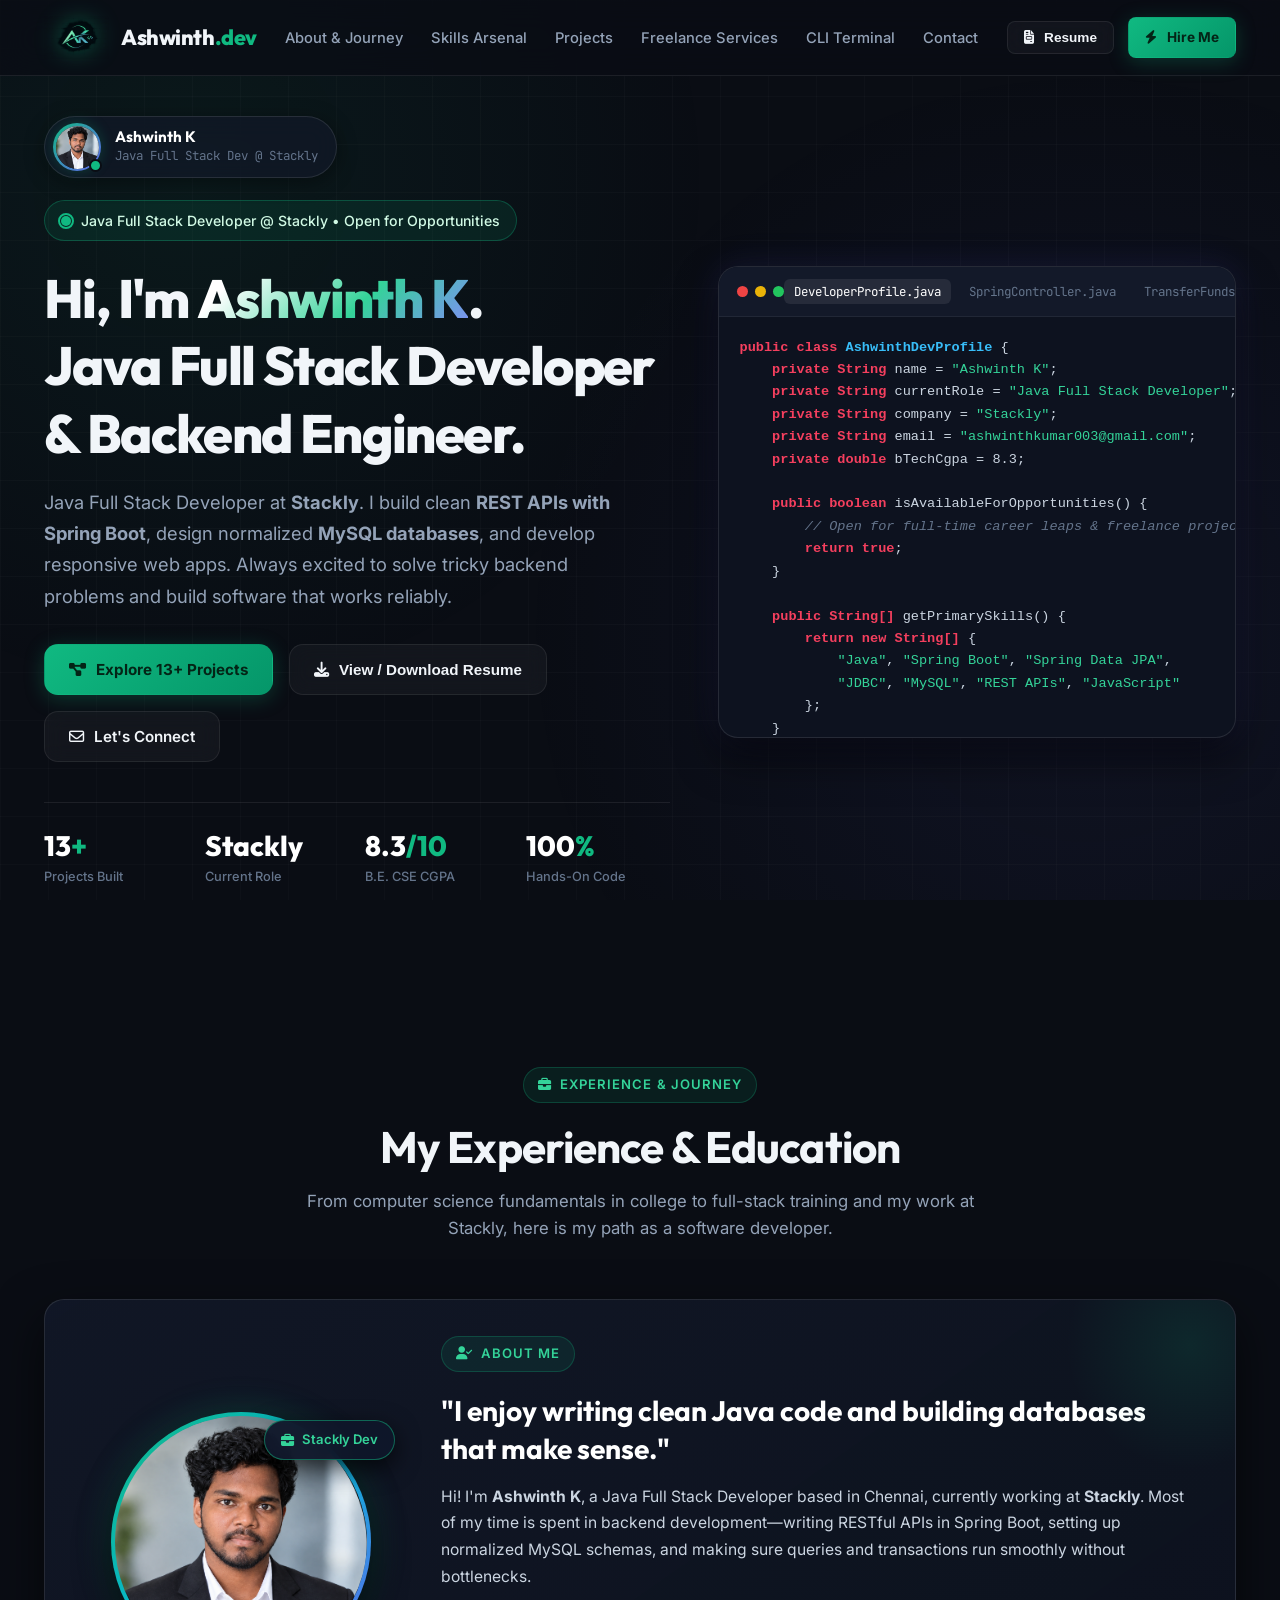
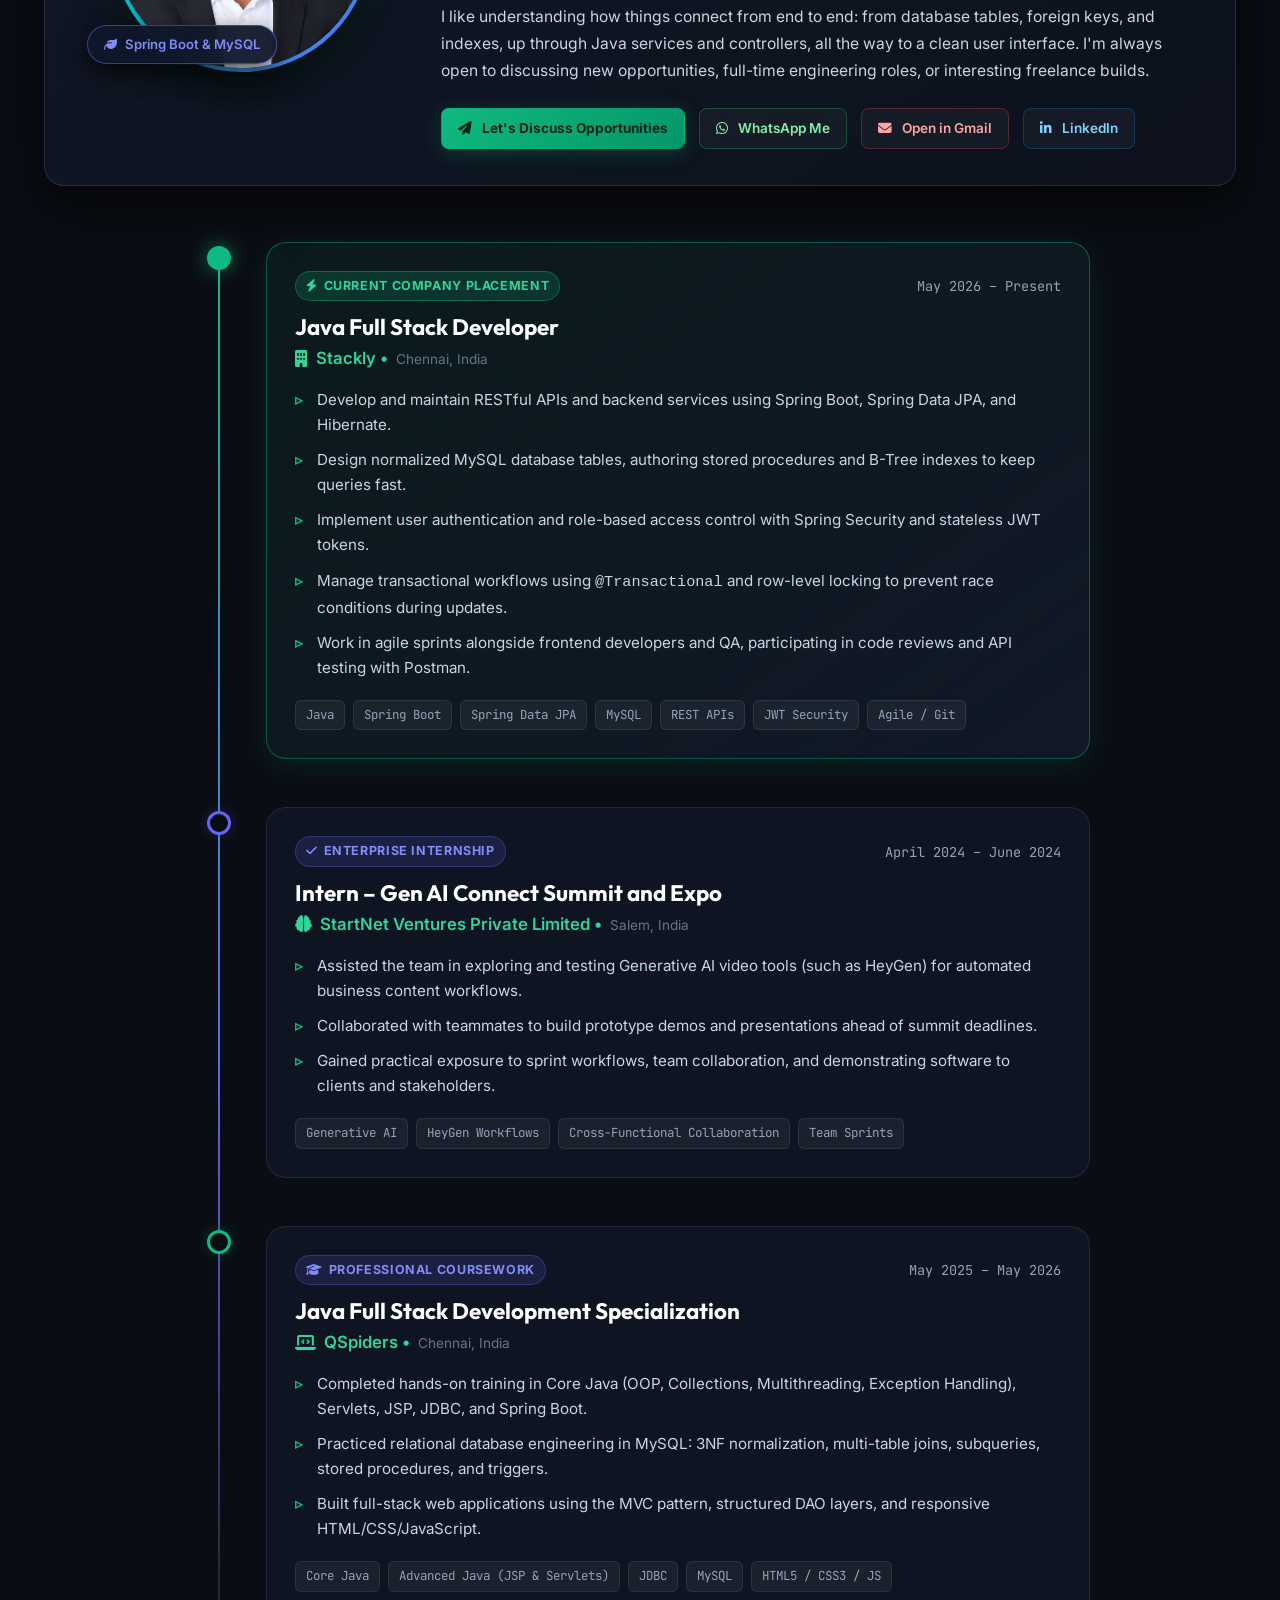
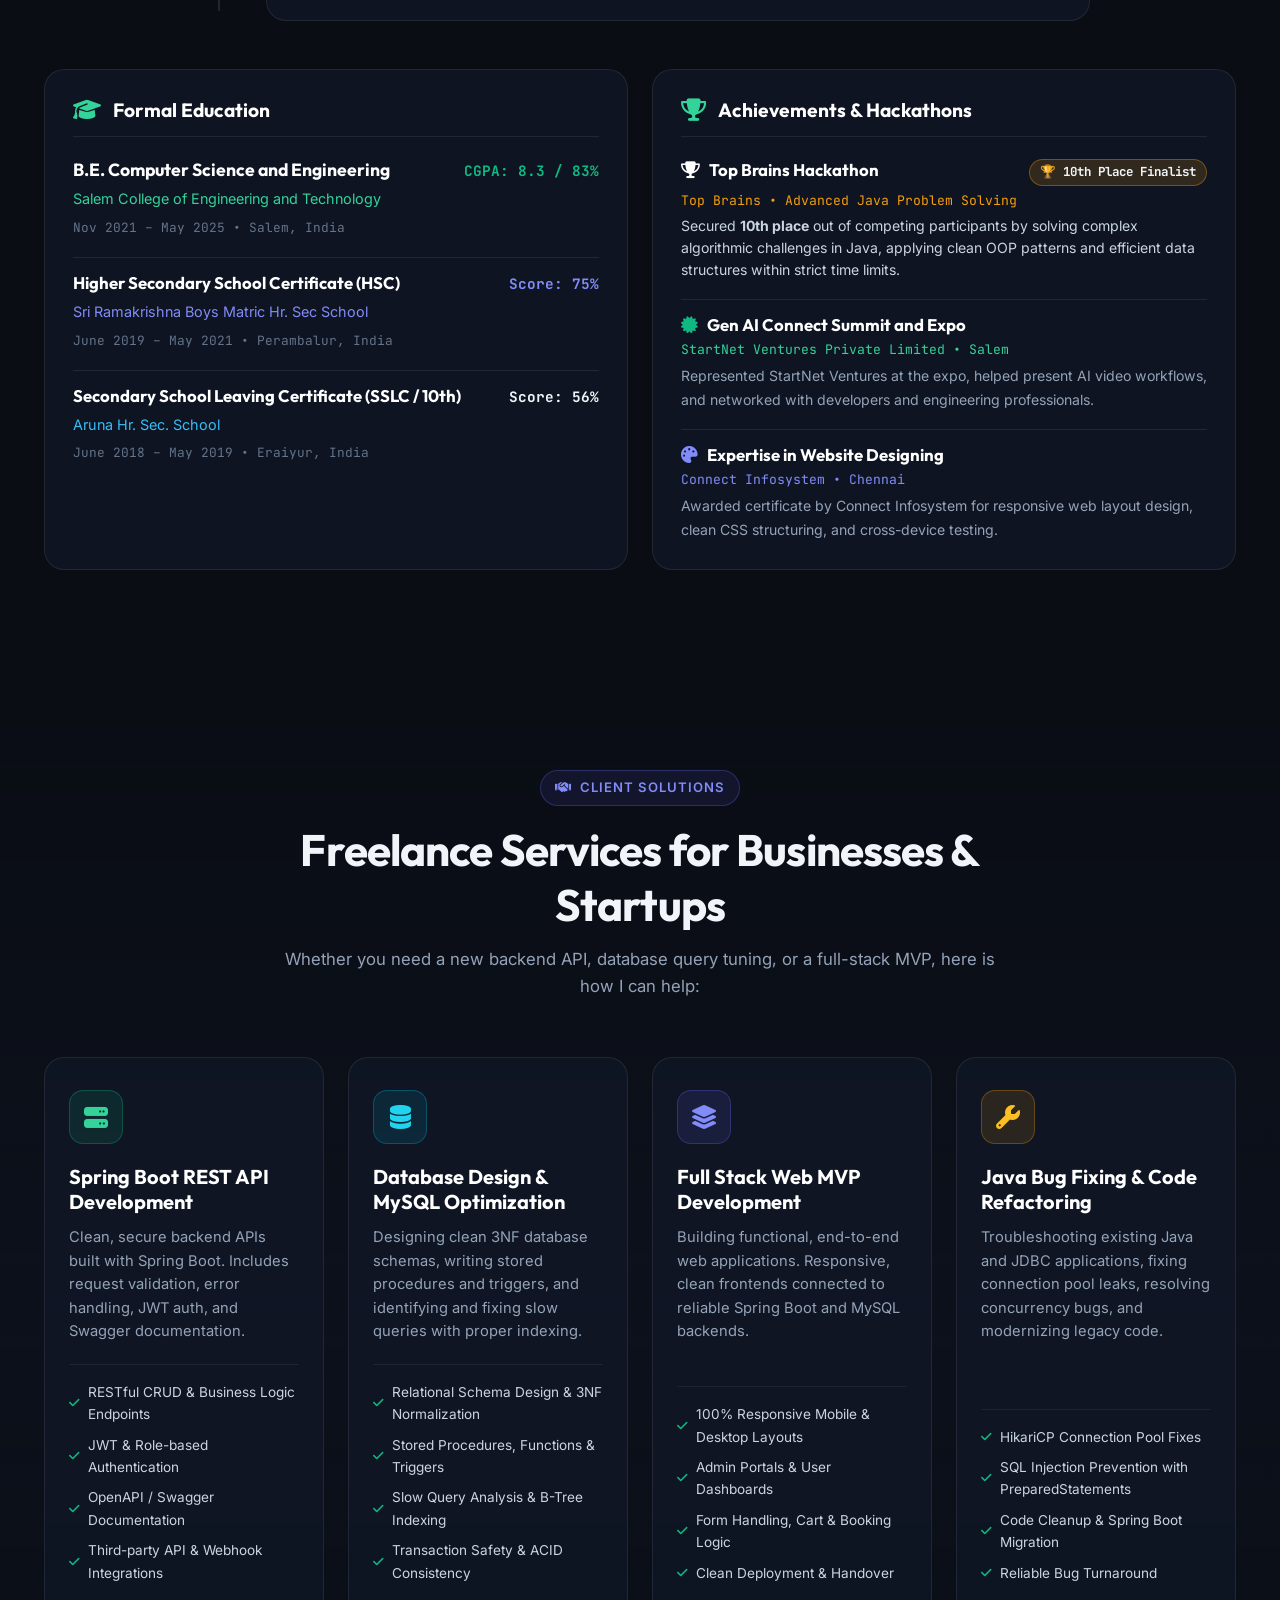
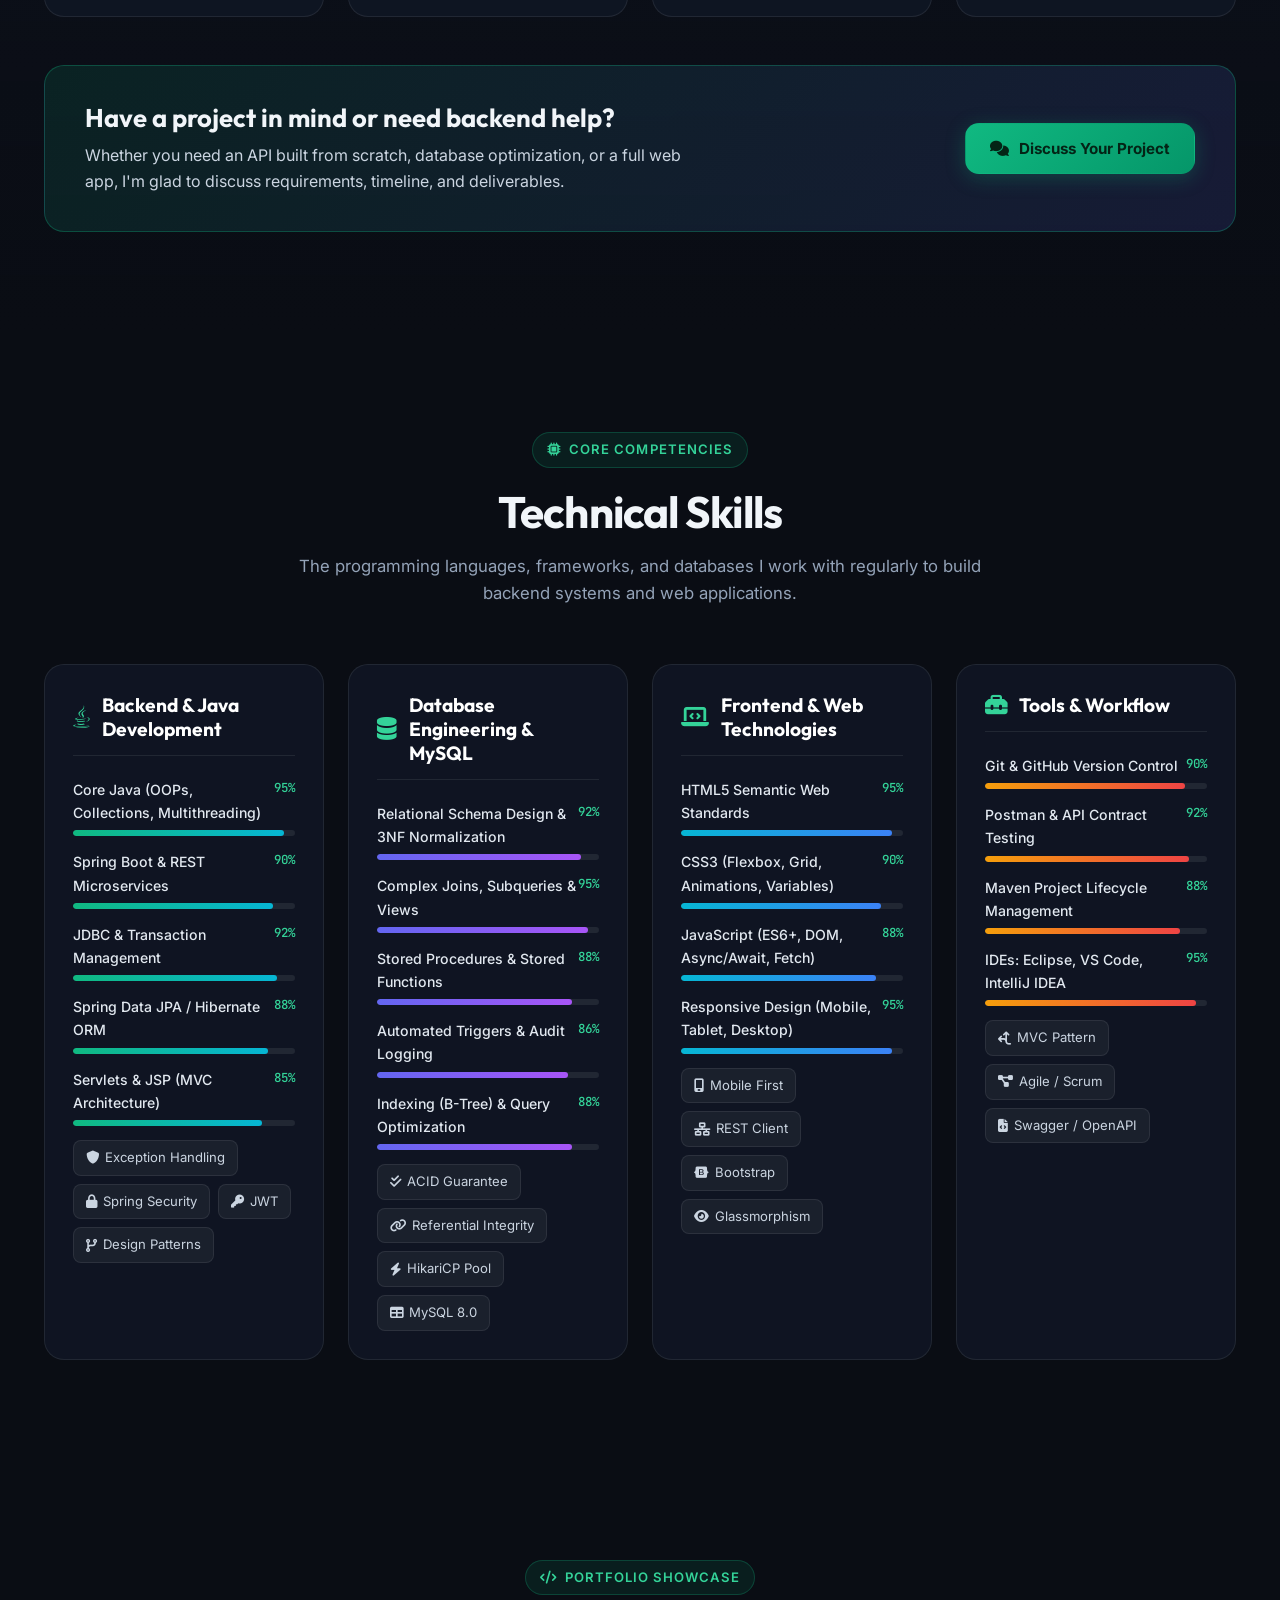
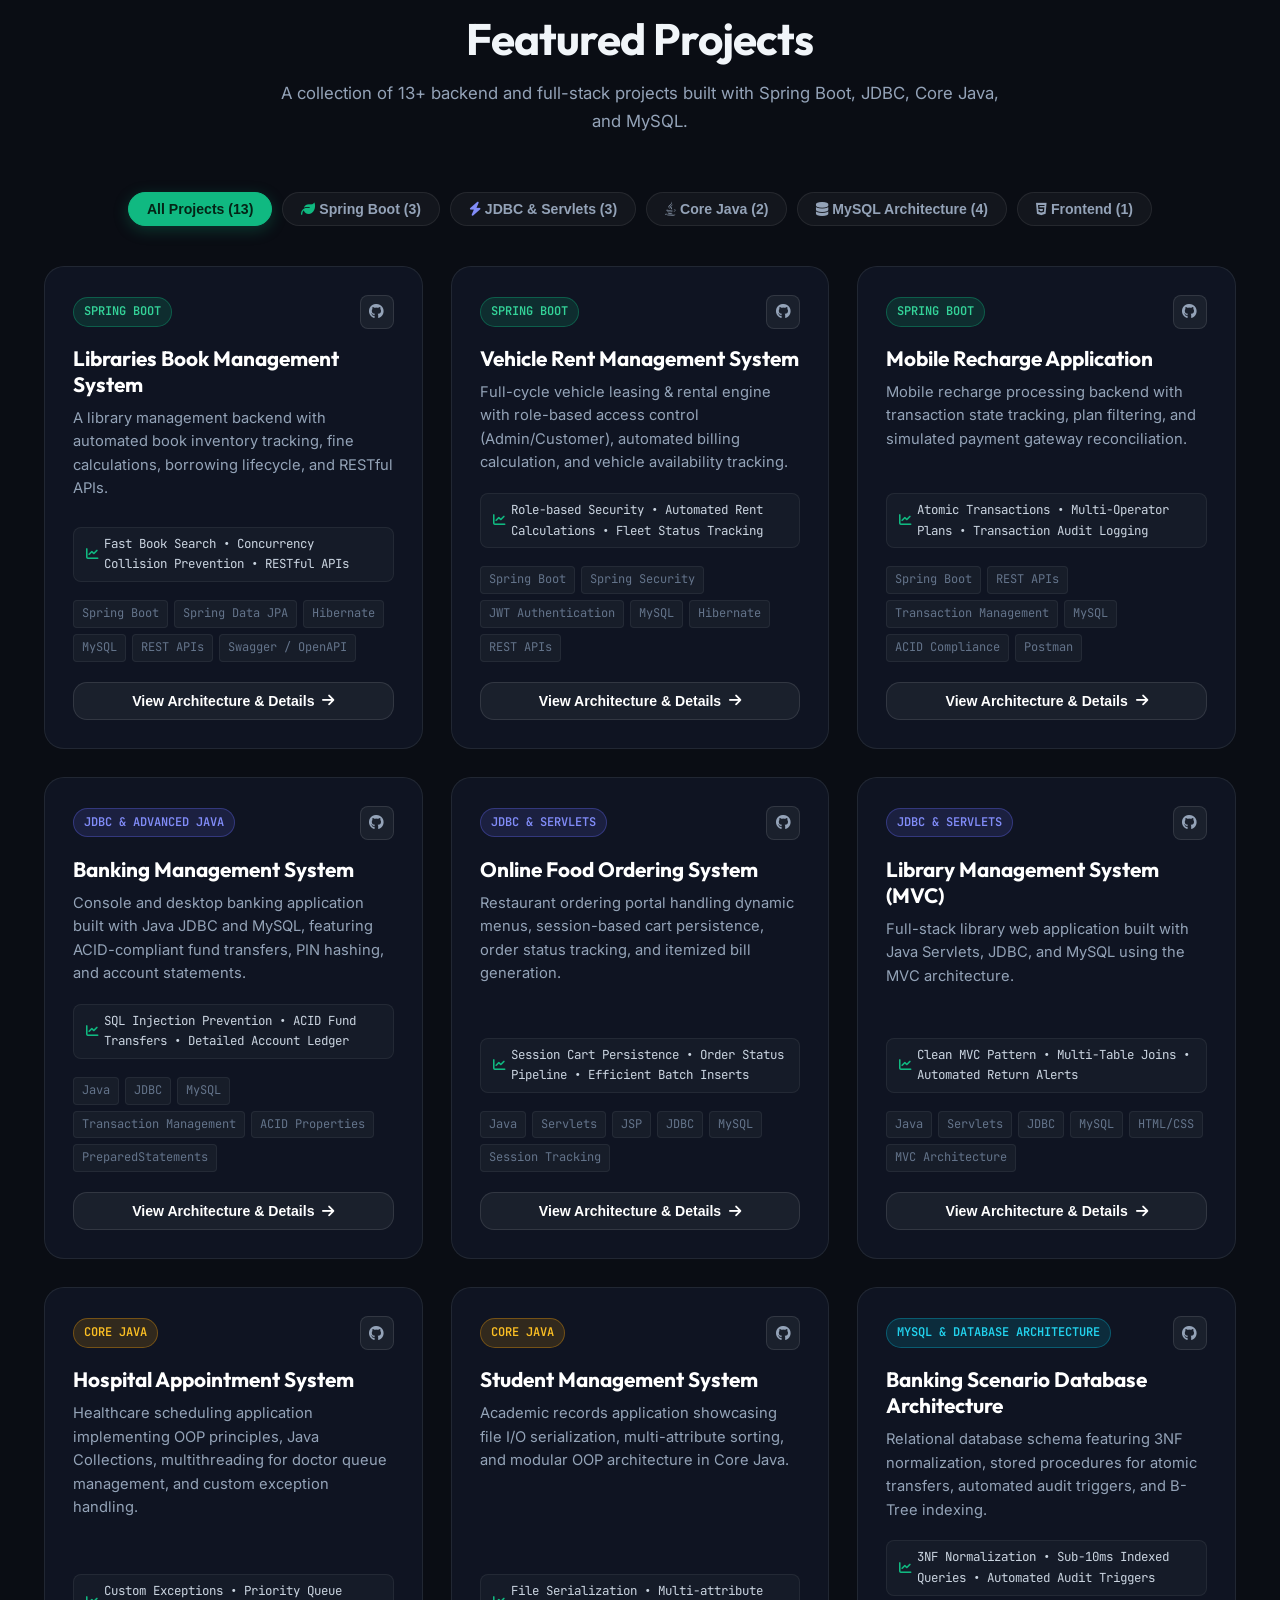
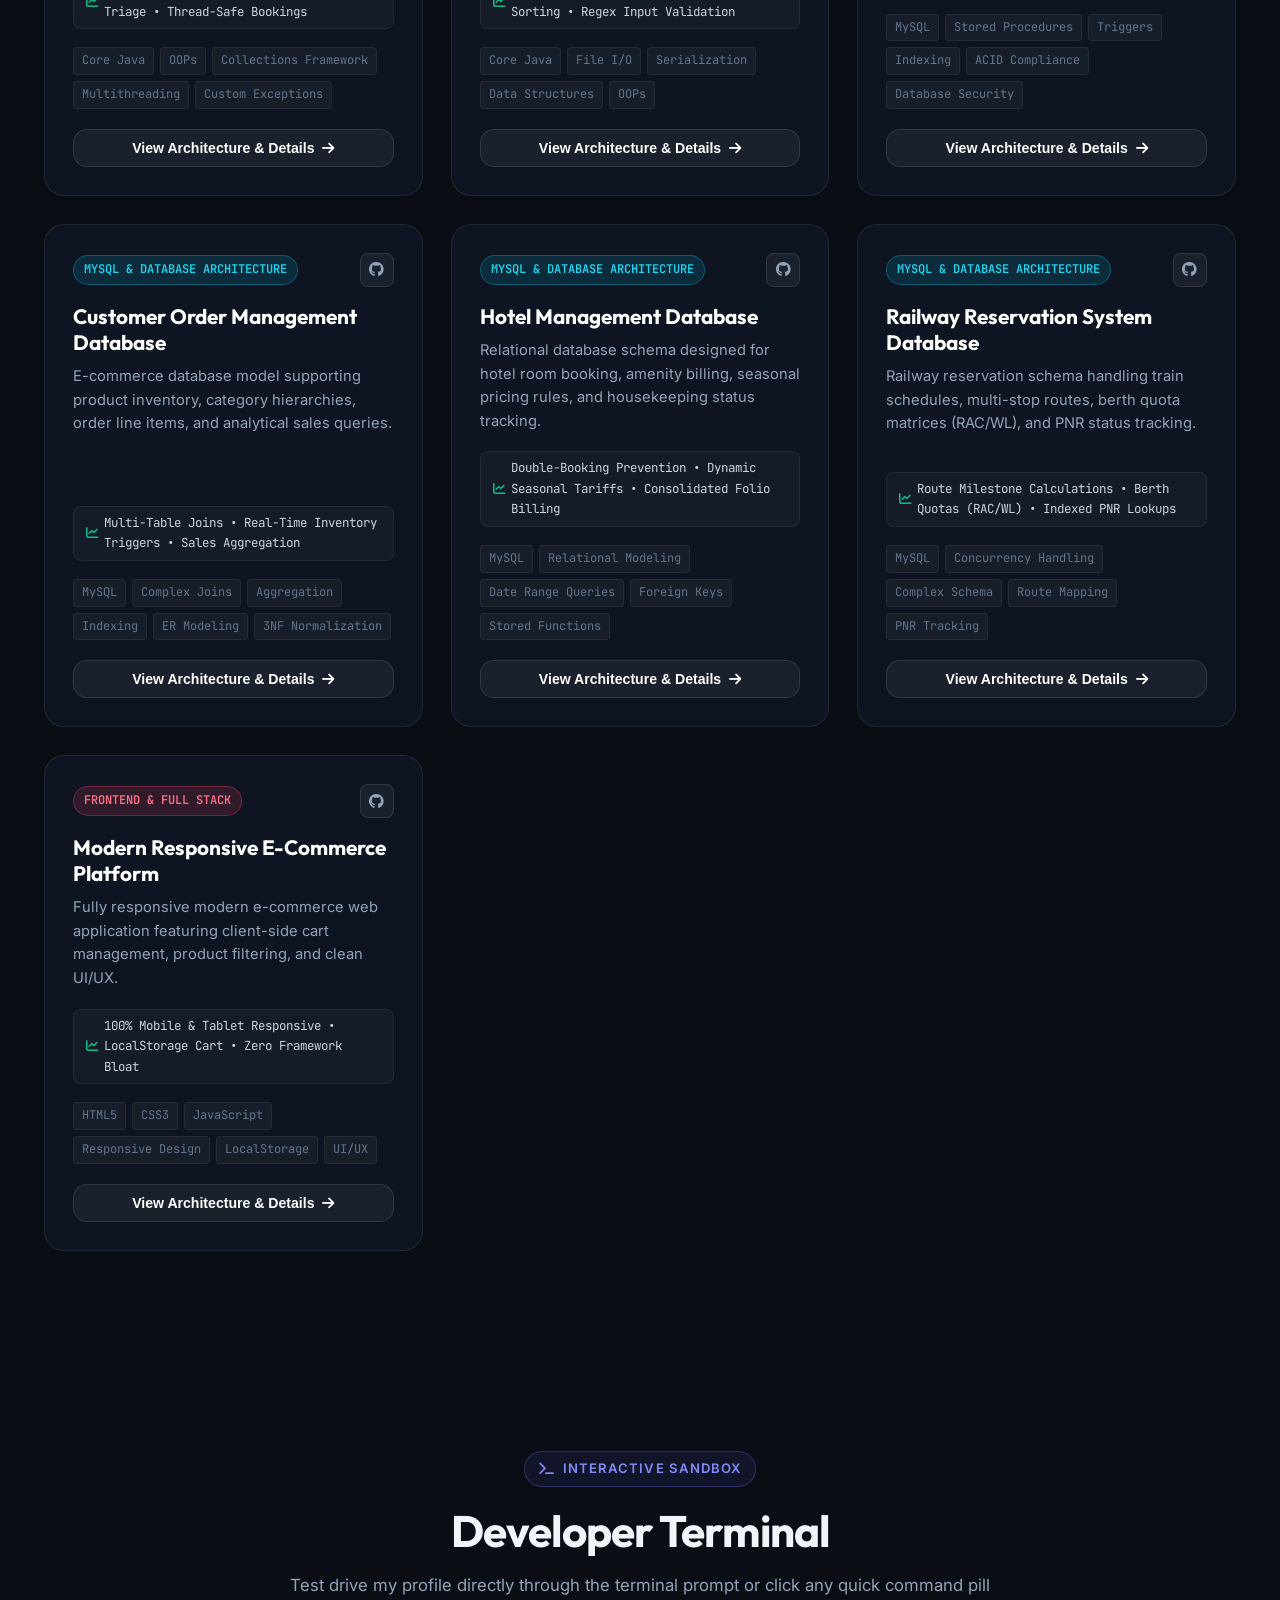
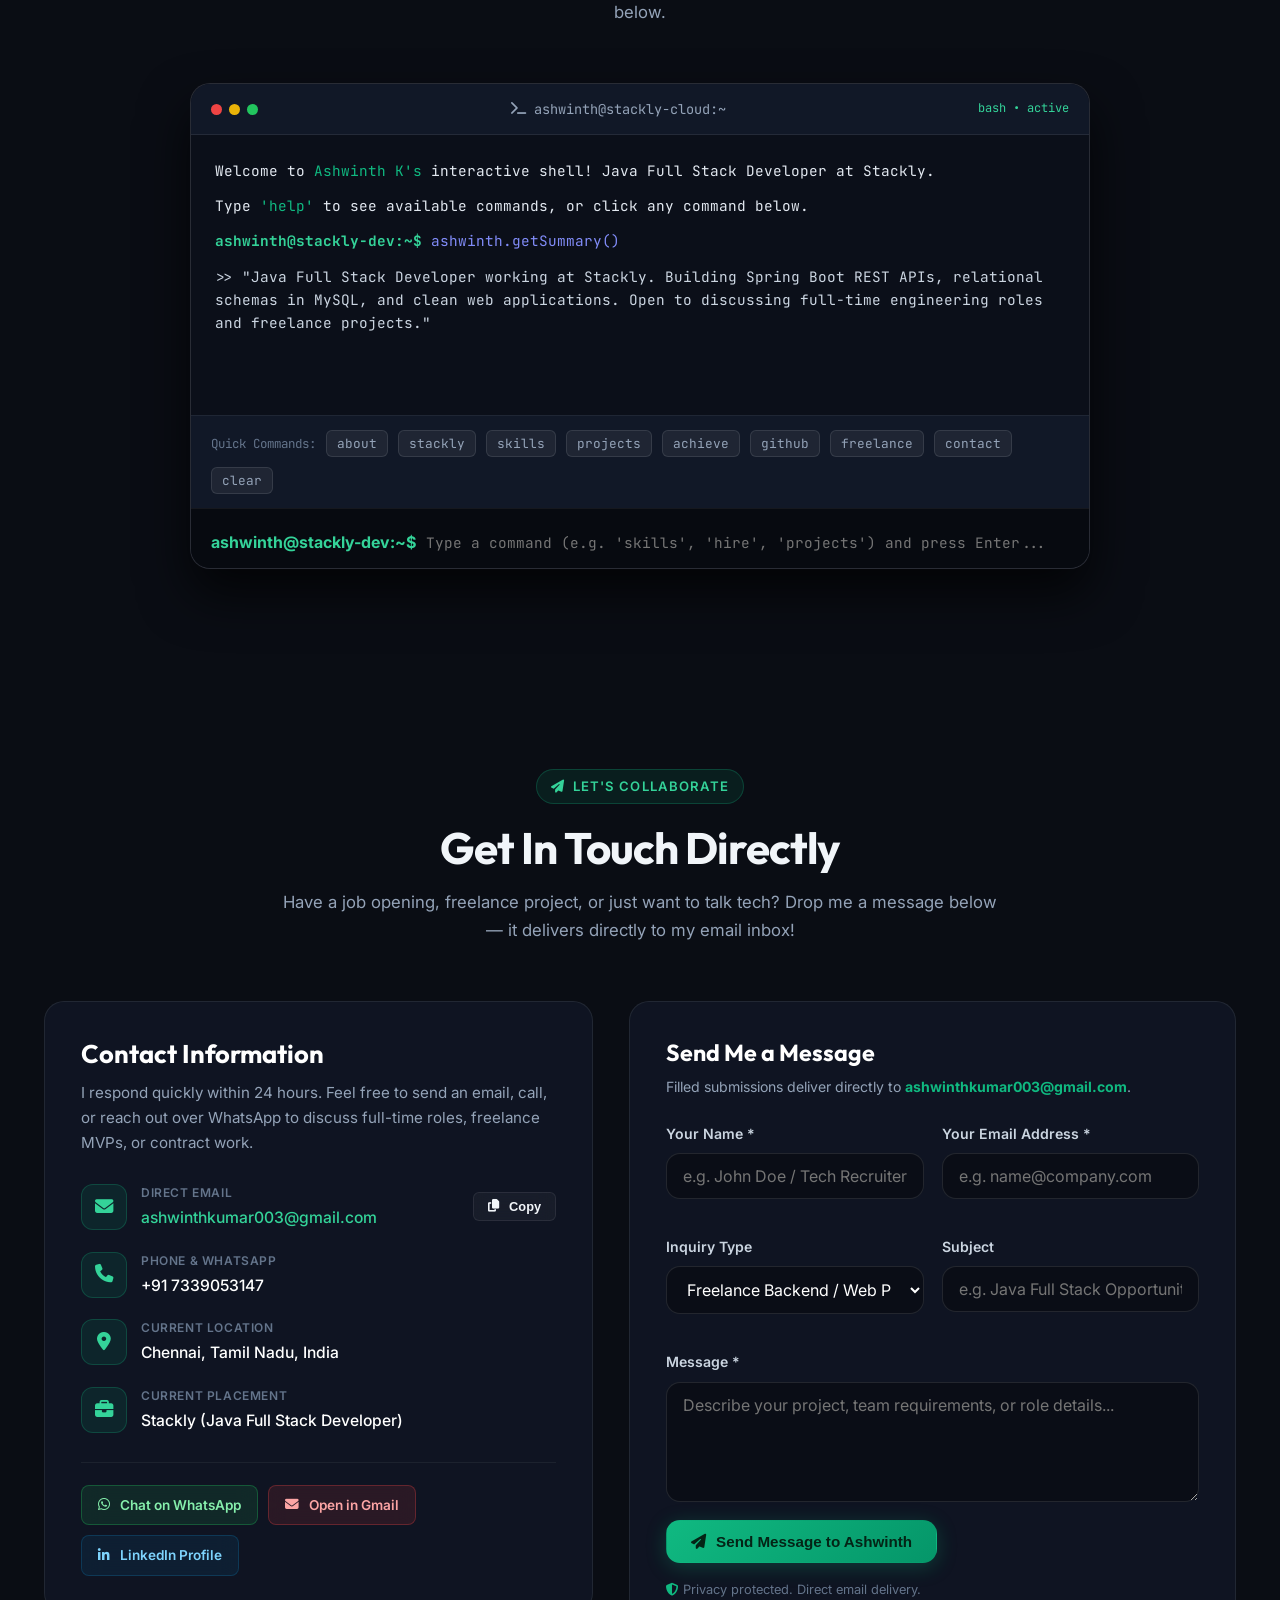
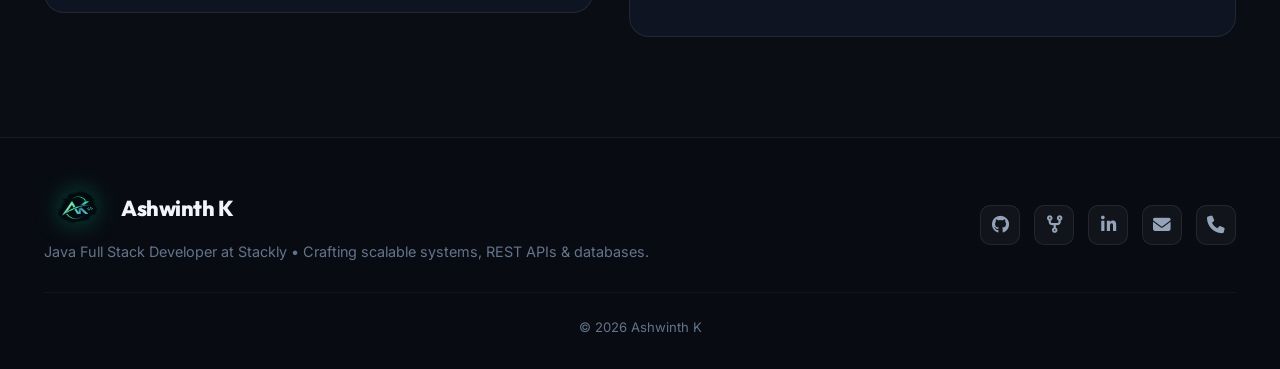
<file: index.html>
<!DOCTYPE html>
<html lang="en">
<head>
  <meta charset="UTF-8">
  <meta name="viewport" content="width=device-width, initial-scale=1.0">
  <title>Ashwinth K | Java Full Stack Developer & Database Specialist</title>
  
  <!-- SEO & Social Meta Tags -->
  <meta name="description" content="Portfolio of Ashwinth K, Java Full Stack Developer at Stackly. Building Spring Boot REST APIs, MySQL databases, and full stack web applications.">
  <meta name="keywords" content="Ashwinth K, Java Developer, Spring Boot, Full Stack Developer, Stackly, JDBC, MySQL, Freelance Java Developer, Chennai Developer">
  <meta name="author" content="Ashwinth K">
  
  <!-- Favicon -->
  <link rel="icon" type="image/png" href="assets/images/logo.png">

  <!-- Google Fonts: Inter, Outfit & JetBrains Mono -->
  <link rel="preconnect" href="https://fonts.googleapis.com">
  <link rel="preconnect" href="https://fonts.gstatic.com" crossorigin>
  <link href="https://fonts.googleapis.com/css2?family=Inter:wght@300;400;500;600;700&family=JetBrains+Mono:wght@400;500;600;700&family=Outfit:wght@500;600;700;800;900&display=swap" rel="stylesheet">

  <!-- Font Awesome 6 Icons -->
  <link rel="stylesheet" href="https://cdnjs.cloudflare.com/ajax/libs/font-awesome/6.5.1/css/all.min.css">

  <!-- Custom CSS -->
  <link rel="stylesheet" href="css/style.css?v=2.4">
</head>
<body>

  <!-- Background Cyber Pattern -->
  <div class="bg-grid-pattern"></div>

  <!-- ===================================================================
       1. NAVIGATION BAR
       =================================================================== -->
  <header class="navbar" id="navbar">
    <div class="container navbar-container">
      <a href="#hero" class="brand-logo">
        <img src="assets/images/logo.png" alt="Ashwinth K Logo" class="brand-logo-img">
        <span>Ashwinth<span class="text-emerald">.dev</span></span>
      </a>

      <nav>
        <ul class="nav-links">
          <li><a href="#about" class="nav-link">About &amp; Journey</a></li>
          <li><a href="#skills" class="nav-link">Skills Arsenal</a></li>
          <li><a href="#projects" class="nav-link">Projects</a></li>
          <li><a href="#freelance" class="nav-link">Freelance Services</a></li>
          <li><a href="#terminal" class="nav-link">CLI Terminal</a></li>
          <li><a href="#contact" class="nav-link">Contact</a></li>
        </ul>
      </nav>

      <div class="nav-actions">
        <button class="btn btn-secondary btn-sm" onclick="openResumeModal()">
          <i class="fa-solid fa-file-invoice"></i> Resume
        </button>
        <a href="#contact" class="btn btn-primary btn-sm">
          <i class="fa-solid fa-bolt"></i> Hire Me
        </a>
        <button class="mobile-menu-btn" id="mobileMenuToggle" aria-label="Toggle Navigation">
          <i class="fa-solid fa-bars"></i>
        </button>
      </div>
    </div>
  </header>

  <!-- Mobile Navigation Drawer -->
  <div class="mobile-nav-overlay" id="mobileNavOverlay"></div>
  <aside class="mobile-nav-drawer" id="mobileNavDrawer">
    <div style="display: flex; justify-content: space-between; align-items: center; padding-bottom: 16px; border-bottom: 1px solid var(--border-subtle);">
      <div class="brand-logo">
        <img src="assets/images/logo.png" alt="Ashwinth K Logo" class="brand-logo-img">
        <span>Ashwinth</span>
      </div>
    </div>
    <ul class="mobile-nav-links">
      <li><a href="#about" class="mobile-nav-link nav-link"><i class="fa-solid fa-user-tie"></i> About &amp; Experience</a></li>
      <li><a href="#skills" class="mobile-nav-link nav-link"><i class="fa-solid fa-layer-group"></i> Technical Skills</a></li>
      <li><a href="#projects" class="mobile-nav-link nav-link"><i class="fa-solid fa-code"></i> Projects (13+)</a></li>
      <li><a href="#freelance" class="mobile-nav-link nav-link"><i class="fa-solid fa-briefcase"></i> Freelance Services</a></li>
      <li><a href="#terminal" class="mobile-nav-link nav-link"><i class="fa-solid fa-terminal"></i> CLI Terminal</a></li>
      <li><a href="#contact" class="mobile-nav-link nav-link"><i class="fa-solid fa-paper-plane"></i> Contact Me</a></li>
    </ul>
    <div style="display: flex; flex-direction: column; gap: 12px; margin-top: auto;">
      <button class="btn btn-secondary" onclick="openResumeModal()">
        <i class="fa-solid fa-file-lines"></i> View &amp; Print Resume
      </button>
      <a href="#contact" class="btn btn-primary">
        <i class="fa-solid fa-bolt"></i> Get In Touch
      </a>
    </div>
  </aside>

  <!-- ===================================================================
       2. HERO SECTION
       =================================================================== -->
  <section class="hero-section" id="hero">
    <div class="container">
      <div class="hero-grid">
        
        <!-- Left Hero Content -->
        <div class="hero-content">
          <!-- Profile Photo & Status Badge -->
          <div class="hero-profile-badge">
            <div class="avatar-ring">
              <div class="avatar-ring-inner">
                <img src="assets/images/Ashwinth_k.png" onerror="this.onerror=null; this.src='assets/images/profile-placeholder.svg';" alt="Ashwinth K - Java Full Stack Developer" class="hero-avatar-img">
              </div>
              <span class="avatar-online-dot"></span>
            </div>
            <div class="hero-profile-text">
              <span class="hero-profile-tag">Ashwinth K</span>
              <span class="hero-profile-sub">Java Full Stack Dev @ Stackly</span>
            </div>
          </div>

          <div class="hero-status-pill">
            <span class="pulse-dot"></span>
            <span>Java Full Stack Developer @ Stackly &bull; Open for Opportunities</span>
          </div>

          <h1 class="hero-title">
            Hi, I'm <span class="text-gradient">Ashwinth K</span>.<br>
            Java Full Stack Developer &amp; Backend Engineer.
          </h1>

          <p class="hero-subtitle">
            Java Full Stack Developer at <strong>Stackly</strong>. I build clean <strong>REST APIs with Spring Boot</strong>, design normalized <strong>MySQL databases</strong>, and develop responsive web apps. Always excited to solve tricky backend problems and build software that works reliably.
          </p>

          <div class="hero-actions">
            <a href="#projects" class="btn btn-primary">
              <i class="fa-solid fa-diagram-project"></i> Explore 13+ Projects
            </a>
            <button class="btn btn-secondary" onclick="openResumeModal()">
              <i class="fa-solid fa-download"></i> View / Download Resume
            </button>
            <a href="#contact" class="btn btn-secondary">
              <i class="fa-regular fa-envelope"></i> Let's Connect
            </a>
          </div>

          <div class="hero-stats-row">
            <div class="stat-item">
              <div class="stat-number">13<span>+</span></div>
              <div class="stat-label">Projects Built</div>
            </div>
            <div class="stat-item">
              <div class="stat-number">Stackly</div>
              <div class="stat-label">Current Role</div>
            </div>
            <div class="stat-item">
              <div class="stat-number">8.3<span>/10</span></div>
              <div class="stat-label">B.E. CSE CGPA</div>
            </div>
            <div class="stat-item">
              <div class="stat-number">100<span>%</span></div>
              <div class="stat-label">Hands-On Code</div>
            </div>
          </div>
        </div>

        <!-- Right Hero Interactive Code Window -->
        <div class="hero-code-card">
          <div class="code-header">
            <div class="window-dots">
              <span class="window-dot dot-red"></span>
              <span class="window-dot dot-yellow"></span>
              <span class="window-dot dot-green"></span>
            </div>
            <div class="code-tabs">
              <button class="code-tab-btn active" data-tab="profile">DeveloperProfile.java</button>
              <button class="code-tab-btn" data-tab="controller">SpringController.java</button>
              <button class="code-tab-btn" data-tab="sql">TransferFunds.sql</button>
            </div>
          </div>
          <div class="code-body">
            <pre><code id="heroCodeContent"><span class="syntax-keyword">public class</span> <span class="syntax-class">AshwinthDevProfile</span> {
    <span class="syntax-keyword">private String</span> name = <span class="syntax-string">"Ashwinth K"</span>;
    <span class="syntax-keyword">private String</span> currentRole = <span class="syntax-string">"Java Full Stack Developer"</span>;
    <span class="syntax-keyword">private String</span> company = <span class="syntax-string">"Stackly"</span>;
    <span class="syntax-keyword">private String</span> email = <span class="syntax-string">"ashwinthkumar003@gmail.com"</span>;
    <span class="syntax-keyword">private double</span> bTechCgpa = <span class="syntax-number">8.3</span>;

    <span class="syntax-keyword">public boolean</span> isAvailableForOpportunities() {
        <span class="syntax-comment">// Open for full-time career leaps &amp; freelance projects</span>
        <span class="syntax-keyword">return true</span>;
    }

    <span class="syntax-keyword">public String[]</span> getPrimarySkills() {
        <span class="syntax-keyword">return new String[]</span> {
            <span class="syntax-string">"Java"</span>, <span class="syntax-string">"Spring Boot"</span>, <span class="syntax-string">"Spring Data JPA"</span>,
            <span class="syntax-string">"JDBC"</span>, <span class="syntax-string">"MySQL"</span>, <span class="syntax-string">"REST APIs"</span>, <span class="syntax-string">"JavaScript"</span>
        };
    }
}</code></pre>
          </div>
        </div>

      </div>
    </div>
  </section>

  <!-- ===================================================================
       3. ABOUT & CAREER JOURNEY (STACKLY & EXPERIENCE)
       =================================================================== -->
  <section id="about">
    <div class="container">
      <div class="section-header">
        <span class="section-pill"><i class="fa-solid fa-briefcase"></i> Experience &amp; Journey</span>
        <h2 class="section-title">My Experience &amp; Education</h2>
        <p class="section-subtitle">
          From computer science fundamentals in college to full-stack training and my work at Stackly, here is my path as a software developer.
        </p>
      </div>

      <!-- Developer Portrait Spotlight Card -->
      <div class="about-spotlight-card">
        <div class="about-photo-wrapper">
          <div class="photo-cyber-frame">
            <img src="assets/images/Ashwinth_k.png" onerror="this.onerror=null; this.src='assets/images/profile-placeholder.svg';" alt="Ashwinth K - Java Full Stack Developer" class="about-portrait-img">
          </div>
          <div class="about-photo-badges">
            <div class="floating-badge badge-stackly">
              <i class="fa-solid fa-briefcase"></i> Stackly Dev
            </div>
            <div class="floating-badge badge-spring">
              <i class="fa-solid fa-leaf"></i> Spring Boot &amp; MySQL
            </div>
          </div>
        </div>
        <div class="about-spotlight-bio">
          <span class="section-pill" style="margin-bottom: 8px;"><i class="fa-solid fa-user-check"></i> About Me</span>
          <h3>"I enjoy writing clean Java code and building databases that make sense."</h3>
          <p>
            Hi! I'm <strong>Ashwinth K</strong>, a Java Full Stack Developer based in Chennai, currently working at <strong>Stackly</strong>. Most of my time is spent in backend development—writing RESTful APIs in Spring Boot, setting up normalized MySQL schemas, and making sure queries and transactions run smoothly without bottlenecks.
          </p>
          <p>
            I like understanding how things connect from end to end: from database tables, foreign keys, and indexes, up through Java services and controllers, all the way to a clean user interface. I'm always open to discussing new opportunities, full-time engineering roles, or interesting freelance builds.
          </p>
          <div class="about-spotlight-actions">
            <a href="#contact" class="btn btn-primary btn-sm">
              <i class="fa-solid fa-paper-plane"></i> Let's Discuss Opportunities
            </a>
            <a href="https://wa.me/917339053147?text=Hi%20Ashwinth,%20I%20saw%20your%20Java%20portfolio%20and%20would%20like%20to%20connect!" target="_blank" rel="noopener noreferrer" class="btn btn-secondary btn-sm" style="color: #86efac; border-color: rgba(34, 197, 94, 0.3);">
              <i class="fa-brands fa-whatsapp"></i> WhatsApp Me
            </a>
            <a href="https://mail.google.com/mail/?view=cm&fs=1&to=ashwinthkumar003@gmail.com" target="_blank" rel="noopener noreferrer" class="btn btn-secondary btn-sm" style="color: #fca5a5; border-color: rgba(239, 68, 68, 0.3);">
              <i class="fa-solid fa-envelope"></i> Open in Gmail
            </a>
            <a href="https://www.linkedin.com/in/ashwinth-k-91616529b" target="_blank" rel="noopener noreferrer" class="btn btn-secondary btn-sm" style="color: #7dd3fc; border-color: rgba(14, 118, 168, 0.35);">
              <i class="fa-brands fa-linkedin-in"></i> LinkedIn
            </a>
          </div>
        </div>
      </div>

      <div class="timeline">

        <!-- Experience 1: Stackly -->
        <div class="timeline-item company-stackly">
          <div class="timeline-marker"></div>
          <div class="timeline-card featured-placement">
            <div class="exp-badge-row">
              <span class="exp-status-tag active"><i class="fa-solid fa-bolt"></i> Current Company Placement</span>
              <span class="exp-date">May 2026 &ndash; Present</span>
            </div>
            <h3 class="exp-role">Java Full Stack Developer</h3>
            <div class="exp-company">
              <i class="fa-solid fa-building"></i> Stackly &bull; <span class="exp-location">Chennai, India</span>
            </div>
            <ul class="exp-bullets">
              <li>Develop and maintain RESTful APIs and backend services using Spring Boot, Spring Data JPA, and Hibernate.</li>
              <li>Design normalized MySQL database tables, authoring stored procedures and B-Tree indexes to keep queries fast.</li>
              <li>Implement user authentication and role-based access control with Spring Security and stateless JWT tokens.</li>
              <li>Manage transactional workflows using <code>@Transactional</code> and row-level locking to prevent race conditions during updates.</li>
              <li>Work in agile sprints alongside frontend developers and QA, participating in code reviews and API testing with Postman.</li>
            </ul>
            <div class="exp-tech-chips">
              <span class="tech-chip">Java</span>
              <span class="tech-chip">Spring Boot</span>
              <span class="tech-chip">Spring Data JPA</span>
              <span class="tech-chip">MySQL</span>
              <span class="tech-chip">REST APIs</span>
              <span class="tech-chip">JWT Security</span>
              <span class="tech-chip">Agile / Git</span>
            </div>
          </div>
        </div>

        <!-- Experience 2: StartNet Ventures -->
        <div class="timeline-item internship">
          <div class="timeline-marker"></div>
          <div class="timeline-card">
            <div class="exp-badge-row">
              <span class="exp-status-tag completed"><i class="fa-solid fa-check"></i> Enterprise Internship</span>
              <span class="exp-date">April 2024 &ndash; June 2024</span>
            </div>
            <h3 class="exp-role">Intern &ndash; Gen AI Connect Summit and Expo</h3>
            <div class="exp-company">
              <i class="fa-solid fa-brain"></i> StartNet Ventures Private Limited &bull; <span class="exp-location">Salem, India</span>
            </div>
            <ul class="exp-bullets">
              <li>Assisted the team in exploring and testing Generative AI video tools (such as HeyGen) for automated business content workflows.</li>
              <li>Collaborated with teammates to build prototype demos and presentations ahead of summit deadlines.</li>
              <li>Gained practical exposure to sprint workflows, team collaboration, and demonstrating software to clients and stakeholders.</li>
            </ul>
            <div class="exp-tech-chips">
              <span class="tech-chip">Generative AI</span>
              <span class="tech-chip">HeyGen Workflows</span>
              <span class="tech-chip">Cross-Functional Collaboration</span>
              <span class="tech-chip">Team Sprints</span>
            </div>
          </div>
        </div>

        <!-- Experience 3: QSpiders Full Stack Training -->
        <div class="timeline-item">
          <div class="timeline-marker"></div>
          <div class="timeline-card">
            <div class="exp-badge-row">
              <span class="exp-status-tag completed"><i class="fa-solid fa-graduation-cap"></i> Professional Coursework</span>
              <span class="exp-date">May 2025 &ndash; May 2026</span>
            </div>
            <h3 class="exp-role">Java Full Stack Development Specialization</h3>
            <div class="exp-company">
              <i class="fa-solid fa-laptop-code"></i> QSpiders &bull; <span class="exp-location">Chennai, India</span>
            </div>
            <ul class="exp-bullets">
              <li>Completed hands-on training in Core Java (OOP, Collections, Multithreading, Exception Handling), Servlets, JSP, JDBC, and Spring Boot.</li>
              <li>Practiced relational database engineering in MySQL: 3NF normalization, multi-table joins, subqueries, stored procedures, and triggers.</li>
              <li>Built full-stack web applications using the MVC pattern, structured DAO layers, and responsive HTML/CSS/JavaScript.</li>
            </ul>
            <div class="exp-tech-chips">
              <span class="tech-chip">Core Java</span>
              <span class="tech-chip">Advanced Java (JSP &amp; Servlets)</span>
              <span class="tech-chip">JDBC</span>
              <span class="tech-chip">MySQL</span>
              <span class="tech-chip">HTML5 / CSS3 / JS</span>
            </div>
          </div>
        </div>

      </div>

      <!-- Education & Achievements Grid -->
      <div class="edu-achieve-grid">
        
        <!-- Education Card -->
        <div class="glass-card">
          <div class="skill-cat-header">
            <i class="fa-solid fa-graduation-cap"></i>
            <h3 class="skill-cat-title">Formal Education</h3>
          </div>
          <div style="display: flex; flex-direction: column; gap: 18px;">
            <div>
              <div style="display: flex; justify-content: space-between; align-items: baseline; margin-bottom: 4px;">
                <h4 style="font-size: 1.1rem; color: #ffffff;">B.E. Computer Science and Engineering</h4>
                <span class="text-emerald font-mono" style="font-size: 0.9rem; font-weight: 700;">CGPA: 8.3 / 83%</span>
              </div>
              <p style="color: var(--accent-emerald-light); font-size: 0.9rem; margin-bottom: 2px;">Salem College of Engineering and Technology</p>
              <span style="font-size: 0.8rem; color: var(--text-dim); font-family: var(--font-mono);">Nov 2021 &ndash; May 2025 &bull; Salem, India</span>
            </div>

            <div style="padding-top: 14px; border-top: 1px solid var(--border-subtle);">
              <div style="display: flex; justify-content: space-between; align-items: baseline; margin-bottom: 4px;">
                <h4 style="font-size: 1.05rem; color: #ffffff;">Higher Secondary School Certificate (HSC)</h4>
                <span class="text-indigo font-mono" style="font-size: 0.9rem; font-weight: 700;">Score: 75%</span>
              </div>
              <p style="color: var(--accent-indigo-light); font-size: 0.9rem; margin-bottom: 2px;">Sri Ramakrishna Boys Matric Hr. Sec School</p>
              <span style="font-size: 0.8rem; color: var(--text-dim); font-family: var(--font-mono);">June 2019 &ndash; May 2021 &bull; Perambalur, India</span>
            </div>

            <div style="padding-top: 14px; border-top: 1px solid var(--border-subtle);">
              <div style="display: flex; justify-content: space-between; align-items: baseline; margin-bottom: 4px;">
                <h4 style="font-size: 1.05rem; color: #ffffff;">Secondary School Leaving Certificate (SSLC / 10th)</h4>
                <span class="text-cyan font-mono" style="font-size: 0.9rem; font-weight: 700;">Score: 56%</span>
              </div>
              <p style="color: #38bdf8; font-size: 0.9rem; margin-bottom: 2px;">Aruna Hr. Sec. School</p>
              <span style="font-size: 0.8rem; color: var(--text-dim); font-family: var(--font-mono);">June 2018 &ndash; May 2019 &bull; Eraiyur, India</span>
            </div>
          </div>
        </div>

        <!-- Achievements & Recognitions Card -->
        <div class="glass-card">
          <div class="skill-cat-header">
            <i class="fa-solid fa-trophy text-amber"></i>
            <h3 class="skill-cat-title">Achievements &amp; Hackathons</h3>
          </div>
          <div style="display: flex; flex-direction: column; gap: 18px;">
            <div>
              <div style="display: flex; justify-content: space-between; align-items: baseline; margin-bottom: 4px; flex-wrap: wrap; gap: 6px;">
                <h4 style="font-size: 1.05rem; color: #ffffff;">
                  <i class="fa-solid fa-trophy text-amber" style="margin-right: 6px;"></i> Top Brains Hackathon
                </h4>
                <span class="text-amber font-mono" style="font-size: 0.78rem; font-weight: 700; background: rgba(245, 158, 11, 0.15); border: 1px solid rgba(245, 158, 11, 0.35); padding: 2px 10px; border-radius: var(--radius-full);">🏆 10th Place Finalist</span>
              </div>
              <p style="color: var(--accent-amber); font-size: 0.82rem; font-family: var(--font-mono); margin-bottom: 4px;">Top Brains &bull; Advanced Java Problem Solving</p>
              <p style="font-size: 0.88rem; color: #cbd5e1; line-height: 1.55;">
                Secured <strong>10th place</strong> out of competing participants by solving complex algorithmic challenges in Java, applying clean OOP patterns and efficient data structures within strict time limits.
              </p>
            </div>

            <div style="padding-top: 14px; border-top: 1px solid var(--border-subtle);">
              <h4 style="font-size: 1.05rem; color: #ffffff; margin-bottom: 4px;">
                <i class="fa-solid fa-certificate text-emerald" style="margin-right: 6px;"></i> Gen AI Connect Summit and Expo
              </h4>
              <p style="color: var(--accent-emerald-light); font-size: 0.82rem; font-family: var(--font-mono); margin-bottom: 4px;">StartNet Ventures Private Limited &bull; Salem</p>
              <p style="font-size: 0.88rem; color: var(--text-muted);">
                Represented StartNet Ventures at the expo, helped present AI video workflows, and networked with developers and engineering professionals.
              </p>
            </div>

            <div style="padding-top: 14px; border-top: 1px solid var(--border-subtle);">
              <h4 style="font-size: 1.05rem; color: #ffffff; margin-bottom: 4px;">
                <i class="fa-solid fa-palette text-indigo" style="margin-right: 6px;"></i> Expertise in Website Designing
              </h4>
              <p style="color: var(--accent-indigo-light); font-size: 0.82rem; font-family: var(--font-mono); margin-bottom: 4px;">Connect Infosystem &bull; Chennai</p>
              <p style="font-size: 0.88rem; color: var(--text-muted);">
                Awarded certificate by Connect Infosystem for responsive web layout design, clean CSS structuring, and cross-device testing.
              </p>
            </div>
          </div>
        </div>

      </div>

    </div>
  </section>

  <!-- ===================================================================
       4. FREELANCE SERVICES SECTION
       =================================================================== -->
  <section class="freelance-section" id="freelance">
    <div class="container">
      <div class="section-header">
        <span class="section-pill indigo"><i class="fa-solid fa-handshake"></i> Client Solutions</span>
        <h2 class="section-title">Freelance Services for Businesses &amp; Startups</h2>
        <p class="section-subtitle">
          Whether you need a new backend API, database query tuning, or a full-stack MVP, here is how I can help:
        </p>
      </div>

      <div class="services-grid">

        <!-- Service 1 -->
        <div class="service-card">
          <div class="service-icon-box emerald">
            <i class="fa-solid fa-server"></i>
          </div>
          <h3 class="service-title">Spring Boot REST API Development</h3>
          <p class="service-desc">
            Clean, secure backend APIs built with Spring Boot. Includes request validation, error handling, JWT auth, and Swagger documentation.
          </p>
          <ul class="service-deliverables">
            <li><i class="fa-solid fa-check"></i> RESTful CRUD &amp; Business Logic Endpoints</li>
            <li><i class="fa-solid fa-check"></i> JWT &amp; Role-based Authentication</li>
            <li><i class="fa-solid fa-check"></i> OpenAPI / Swagger Documentation</li>
            <li><i class="fa-solid fa-check"></i> Third-party API &amp; Webhook Integrations</li>
          </ul>
        </div>

        <!-- Service 2 -->
        <div class="service-card">
          <div class="service-icon-box cyan">
            <i class="fa-solid fa-database"></i>
          </div>
          <h3 class="service-title">Database Design &amp; MySQL Optimization</h3>
          <p class="service-desc">
            Designing clean 3NF database schemas, writing stored procedures and triggers, and identifying and fixing slow queries with proper indexing.
          </p>
          <ul class="service-deliverables">
            <li><i class="fa-solid fa-check"></i> Relational Schema Design &amp; 3NF Normalization</li>
            <li><i class="fa-solid fa-check"></i> Stored Procedures, Functions &amp; Triggers</li>
            <li><i class="fa-solid fa-check"></i> Slow Query Analysis &amp; B-Tree Indexing</li>
            <li><i class="fa-solid fa-check"></i> Transaction Safety &amp; ACID Consistency</li>
          </ul>
        </div>

        <!-- Service 3 -->
        <div class="service-card">
          <div class="service-icon-box indigo">
            <i class="fa-solid fa-layer-group"></i>
          </div>
          <h3 class="service-title">Full Stack Web MVP Development</h3>
          <p class="service-desc">
            Building functional, end-to-end web applications. Responsive, clean frontends connected to reliable Spring Boot and MySQL backends.
          </p>
          <ul class="service-deliverables">
            <li><i class="fa-solid fa-check"></i> 100% Responsive Mobile &amp; Desktop Layouts</li>
            <li><i class="fa-solid fa-check"></i> Admin Portals &amp; User Dashboards</li>
            <li><i class="fa-solid fa-check"></i> Form Handling, Cart &amp; Booking Logic</li>
            <li><i class="fa-solid fa-check"></i> Clean Deployment &amp; Handover</li>
          </ul>
        </div>

        <!-- Service 4 -->
        <div class="service-card">
          <div class="service-icon-box amber">
            <i class="fa-solid fa-wrench"></i>
          </div>
          <h3 class="service-title">Java Bug Fixing &amp; Code Refactoring</h3>
          <p class="service-desc">
            Troubleshooting existing Java and JDBC applications, fixing connection pool leaks, resolving concurrency bugs, and modernizing legacy code.
          </p>
          <ul class="service-deliverables">
            <li><i class="fa-solid fa-check"></i> HikariCP Connection Pool Fixes</li>
            <li><i class="fa-solid fa-check"></i> SQL Injection Prevention with PreparedStatements</li>
            <li><i class="fa-solid fa-check"></i> Code Cleanup &amp; Spring Boot Migration</li>
            <li><i class="fa-solid fa-check"></i> Reliable Bug Turnaround</li>
          </ul>
        </div>

      </div>

      <!-- Freelance Call to Action Banner -->
      <div class="freelance-cta-banner">
        <div class="banner-content">
          <h3>Have a project in mind or need backend help?</h3>
          <p>
            Whether you need an API built from scratch, database optimization, or a full web app, I'm glad to discuss requirements, timeline, and deliverables.
          </p>
        </div>
        <a href="#contact" class="btn btn-primary" style="flex-shrink: 0;">
          <i class="fa-solid fa-comments"></i> Discuss Your Project
        </a>
      </div>

    </div>
  </section>

  <!-- ===================================================================
       5. TECHNICAL SKILLS ARSENAL
       =================================================================== -->
  <section id="skills">
    <div class="container">
      <div class="section-header">
        <span class="section-pill"><i class="fa-solid fa-microchip"></i> Core Competencies</span>
        <h2 class="section-title">Technical Skills</h2>
        <p class="section-subtitle">
          The programming languages, frameworks, and databases I work with regularly to build backend systems and web applications.
        </p>
      </div>

      <div class="skills-grid">

        <!-- Category 1: Backend & Java -->
        <div class="skill-category-card">
          <div class="skill-cat-header">
            <i class="fa-brands fa-java text-emerald"></i>
            <h3 class="skill-cat-title">Backend &amp; Java Development</h3>
          </div>
          <div class="skill-items-list">
            <div class="skill-item">
              <div class="skill-label-row">
                <span>Core Java (OOPs, Collections, Multithreading)</span>
                <span class="skill-level-text">95%</span>
              </div>
              <div class="skill-progress-track">
                <div class="skill-progress-fill" style="width: 95%;"></div>
              </div>
            </div>
            <div class="skill-item">
              <div class="skill-label-row">
                <span>Spring Boot &amp; REST Microservices</span>
                <span class="skill-level-text">90%</span>
              </div>
              <div class="skill-progress-track">
                <div class="skill-progress-fill" style="width: 90%;"></div>
              </div>
            </div>
            <div class="skill-item">
              <div class="skill-label-row">
                <span>JDBC &amp; Transaction Management</span>
                <span class="skill-level-text">92%</span>
              </div>
              <div class="skill-progress-track">
                <div class="skill-progress-fill" style="width: 92%;"></div>
              </div>
            </div>
            <div class="skill-item">
              <div class="skill-label-row">
                <span>Spring Data JPA / Hibernate ORM</span>
                <span class="skill-level-text">88%</span>
              </div>
              <div class="skill-progress-track">
                <div class="skill-progress-fill" style="width: 88%;"></div>
              </div>
            </div>
            <div class="skill-item">
              <div class="skill-label-row">
                <span>Servlets &amp; JSP (MVC Architecture)</span>
                <span class="skill-level-text">85%</span>
              </div>
              <div class="skill-progress-track">
                <div class="skill-progress-fill" style="width: 85%;"></div>
              </div>
            </div>
          </div>
          <div class="skill-badge-cloud">
            <span class="skill-pill"><i class="fa-solid fa-shield"></i> Exception Handling</span>
            <span class="skill-pill"><i class="fa-solid fa-lock"></i> Spring Security</span>
            <span class="skill-pill"><i class="fa-solid fa-key"></i> JWT</span>
            <span class="skill-pill"><i class="fa-solid fa-code-branch"></i> Design Patterns</span>
          </div>
        </div>

        <!-- Category 2: Database Engineering & MySQL -->
        <div class="skill-category-card">
          <div class="skill-cat-header">
            <i class="fa-solid fa-database text-indigo"></i>
            <h3 class="skill-cat-title">Database Engineering &amp; MySQL</h3>
          </div>
          <div class="skill-items-list">
            <div class="skill-item">
              <div class="skill-label-row">
                <span>Relational Schema Design &amp; 3NF Normalization</span>
                <span class="skill-level-text">92%</span>
              </div>
              <div class="skill-progress-track">
                <div class="skill-progress-fill indigo" style="width: 92%;"></div>
              </div>
            </div>
            <div class="skill-item">
              <div class="skill-label-row">
                <span>Complex Joins, Subqueries &amp; Views</span>
                <span class="skill-level-text">95%</span>
              </div>
              <div class="skill-progress-track">
                <div class="skill-progress-fill indigo" style="width: 95%;"></div>
              </div>
            </div>
            <div class="skill-item">
              <div class="skill-label-row">
                <span>Stored Procedures &amp; Stored Functions</span>
                <span class="skill-level-text">88%</span>
              </div>
              <div class="skill-progress-track">
                <div class="skill-progress-fill indigo" style="width: 88%;"></div>
              </div>
            </div>
            <div class="skill-item">
              <div class="skill-label-row">
                <span>Automated Triggers &amp; Audit Logging</span>
                <span class="skill-level-text">86%</span>
              </div>
              <div class="skill-progress-track">
                <div class="skill-progress-fill indigo" style="width: 86%;"></div>
              </div>
            </div>
            <div class="skill-item">
              <div class="skill-label-row">
                <span>Indexing (B-Tree) &amp; Query Optimization</span>
                <span class="skill-level-text">88%</span>
              </div>
              <div class="skill-progress-track">
                <div class="skill-progress-fill indigo" style="width: 88%;"></div>
              </div>
            </div>
          </div>
          <div class="skill-badge-cloud">
            <span class="skill-pill"><i class="fa-solid fa-check-double"></i> ACID Guarantee</span>
            <span class="skill-pill"><i class="fa-solid fa-link"></i> Referential Integrity</span>
            <span class="skill-pill"><i class="fa-solid fa-bolt"></i> HikariCP Pool</span>
            <span class="skill-pill"><i class="fa-solid fa-table"></i> MySQL 8.0</span>
          </div>
        </div>

        <!-- Category 3: Web & Frontend -->
        <div class="skill-category-card">
          <div class="skill-cat-header">
            <i class="fa-solid fa-laptop-code text-cyan"></i>
            <h3 class="skill-cat-title">Frontend &amp; Web Technologies</h3>
          </div>
          <div class="skill-items-list">
            <div class="skill-item">
              <div class="skill-label-row">
                <span>HTML5 Semantic Web Standards</span>
                <span class="skill-level-text">95%</span>
              </div>
              <div class="skill-progress-track">
                <div class="skill-progress-fill" style="width: 95%; background: linear-gradient(90deg, #06b6d4, #3b82f6);"></div>
              </div>
            </div>
            <div class="skill-item">
              <div class="skill-label-row">
                <span>CSS3 (Flexbox, Grid, Animations, Variables)</span>
                <span class="skill-level-text">90%</span>
              </div>
              <div class="skill-progress-track">
                <div class="skill-progress-fill" style="width: 90%; background: linear-gradient(90deg, #06b6d4, #3b82f6);"></div>
              </div>
            </div>
            <div class="skill-item">
              <div class="skill-label-row">
                <span>JavaScript (ES6+, DOM, Async/Await, Fetch)</span>
                <span class="skill-level-text">88%</span>
              </div>
              <div class="skill-progress-track">
                <div class="skill-progress-fill" style="width: 88%; background: linear-gradient(90deg, #06b6d4, #3b82f6);"></div>
              </div>
            </div>
            <div class="skill-item">
              <div class="skill-label-row">
                <span>Responsive Design (Mobile, Tablet, Desktop)</span>
                <span class="skill-level-text">95%</span>
              </div>
              <div class="skill-progress-track">
                <div class="skill-progress-fill" style="width: 95%; background: linear-gradient(90deg, #06b6d4, #3b82f6);"></div>
              </div>
            </div>
          </div>
          <div class="skill-badge-cloud">
            <span class="skill-pill"><i class="fa-solid fa-mobile-screen"></i> Mobile First</span>
            <span class="skill-pill"><i class="fa-solid fa-network-wired"></i> REST Client</span>
            <span class="skill-pill"><i class="fa-brands fa-bootstrap"></i> Bootstrap</span>
            <span class="skill-pill"><i class="fa-solid fa-eye"></i> Glassmorphism</span>
          </div>
        </div>

        <!-- Category 4: Tools & Engineering Practices -->
        <div class="skill-category-card">
          <div class="skill-cat-header">
            <i class="fa-solid fa-toolbox text-amber"></i>
            <h3 class="skill-cat-title">Tools &amp; Workflow</h3>
          </div>
          <div class="skill-items-list">
            <div class="skill-item">
              <div class="skill-label-row">
                <span>Git &amp; GitHub Version Control</span>
                <span class="skill-level-text">90%</span>
              </div>
              <div class="skill-progress-track">
                <div class="skill-progress-fill" style="width: 90%; background: linear-gradient(90deg, #f59e0b, #ef4444);"></div>
              </div>
            </div>
            <div class="skill-item">
              <div class="skill-label-row">
                <span>Postman &amp; API Contract Testing</span>
                <span class="skill-level-text">92%</span>
              </div>
              <div class="skill-progress-track">
                <div class="skill-progress-fill" style="width: 92%; background: linear-gradient(90deg, #f59e0b, #ef4444);"></div>
              </div>
            </div>
            <div class="skill-item">
              <div class="skill-label-row">
                <span>Maven Project Lifecycle Management</span>
                <span class="skill-level-text">88%</span>
              </div>
              <div class="skill-progress-track">
                <div class="skill-progress-fill" style="width: 88%; background: linear-gradient(90deg, #f59e0b, #ef4444);"></div>
              </div>
            </div>
            <div class="skill-item">
              <div class="skill-label-row">
                <span>IDEs: Eclipse, VS Code, IntelliJ IDEA</span>
                <span class="skill-level-text">95%</span>
              </div>
              <div class="skill-progress-track">
                <div class="skill-progress-fill" style="width: 95%; background: linear-gradient(90deg, #f59e0b, #ef4444);"></div>
              </div>
            </div>
          </div>
          <div class="skill-badge-cloud">
            <span class="skill-pill"><i class="fa-solid fa-arrows-split-up-and-left"></i> MVC Pattern</span>
            <span class="skill-pill"><i class="fa-solid fa-diagram-project"></i> Agile / Scrum</span>
            <span class="skill-pill"><i class="fa-solid fa-file-code"></i> Swagger / OpenAPI</span>
          </div>
        </div>

      </div>

    </div>
  </section>

  <!-- ===================================================================
       6. PROJECTS SHOWCASE SECTION
       =================================================================== -->
  <section id="projects">
    <div class="container">
      <div class="section-header">
        <span class="section-pill"><i class="fa-solid fa-code"></i> Portfolio Showcase</span>
        <h2 class="section-title">Featured Projects</h2>
        <p class="section-subtitle">
          A collection of 13+ backend and full-stack projects built with Spring Boot, JDBC, Core Java, and MySQL.
        </p>
      </div>

      <!-- Category Filter Tabs -->
      <div class="projects-filter-bar">
        <button class="filter-btn active" data-filter="all">All Projects (13)</button>
        <button class="filter-btn" data-filter="springboot"><i class="fa-solid fa-leaf text-emerald"></i> Spring Boot (3)</button>
        <button class="filter-btn" data-filter="jdbc"><i class="fa-solid fa-bolt text-indigo"></i> JDBC &amp; Servlets (3)</button>
        <button class="filter-btn" data-filter="corejava"><i class="fa-brands fa-java text-amber"></i> Core Java (2)</button>
        <button class="filter-btn" data-filter="mysql"><i class="fa-solid fa-database text-cyan"></i> MySQL Architecture (4)</button>
        <button class="filter-btn" data-filter="frontend"><i class="fa-brands fa-html5 text-rose"></i> Frontend (1)</button>
      </div>

      <!-- Dynamic Projects Grid (Hydrated by js/main.js & projects-data.js) -->
      <div class="projects-grid" id="projectsContainer">
        <!-- Rendered via JavaScript -->
      </div>

    </div>
  </section>

  <!-- ===================================================================
       7. INTERACTIVE DEVELOPER TERMINAL
       =================================================================== -->
  <section id="terminal">
    <div class="container">
      <div class="section-header">
        <span class="section-pill indigo"><i class="fa-solid fa-terminal"></i> Interactive Sandbox</span>
        <h2 class="section-title">Developer Terminal</h2>
        <p class="section-subtitle">
          Test drive my profile directly through the terminal prompt or click any quick command pill below.
        </p>
      </div>

      <div class="terminal-container">
        <div class="terminal-header">
          <div class="window-dots">
            <span class="window-dot dot-red"></span>
            <span class="window-dot dot-yellow"></span>
            <span class="window-dot dot-green"></span>
          </div>
          <div class="terminal-title">
            <i class="fa-solid fa-terminal"></i> ashwinth@stackly-cloud:~
          </div>
          <span style="font-size: 0.75rem; color: var(--accent-emerald-light); font-family: var(--font-mono);">bash &bull; active</span>
        </div>

        <div class="terminal-body" id="terminalBody">
          <div class="terminal-line">
            Welcome to <span class="text-emerald">Ashwinth K's</span> interactive shell! Java Full Stack Developer at Stackly.
          </div>
          <div class="terminal-line">
            Type <span class="text-emerald">'help'</span> to see available commands, or click any command below.
          </div>
          <div class="terminal-line">
            <span class="terminal-prompt">ashwinth@stackly-dev:~$</span> <span class="text-indigo">ashwinth.getSummary()</span>
          </div>
          <div class="terminal-line" style="color: #cbd5e1;">
            &gt;&gt; "Java Full Stack Developer working at Stackly. Building Spring Boot REST APIs, relational schemas in MySQL, and clean web applications. Open to discussing full-time engineering roles and freelance projects."
          </div>
        </div>

        <div class="terminal-quick-cmds">
          <span class="terminal-quick-label">Quick Commands:</span>
          <button class="terminal-cmd-pill" data-cmd="about">about</button>
          <button class="terminal-cmd-pill" data-cmd="stackly">stackly</button>
          <button class="terminal-cmd-pill" data-cmd="skills">skills</button>
          <button class="terminal-cmd-pill" data-cmd="projects">projects</button>
          <button class="terminal-cmd-pill" data-cmd="achieve">achieve</button>
          <button class="terminal-cmd-pill" data-cmd="github">github</button>
          <button class="terminal-cmd-pill" data-cmd="freelance">freelance</button>
          <button class="terminal-cmd-pill" data-cmd="contact">contact</button>
          <button class="terminal-cmd-pill" data-cmd="clear">clear</button>
        </div>

        <div style="padding: 12px 20px; background: #070a10; border-top: 1px solid rgba(255,255,255,0.06);">
          <div class="terminal-input-row">
            <span class="terminal-prompt">ashwinth@stackly-dev:~$</span>
            <input type="text" class="terminal-input" id="terminalInput" placeholder="Type a command (e.g. 'skills', 'hire', 'projects') and press Enter..." autocomplete="off">
          </div>
        </div>
      </div>

    </div>
  </section>

  <!-- ===================================================================
       8. CONTACT SECTION (Direct to ashwinthkumar003@gmail.com)
       =================================================================== -->
  <section id="contact">
    <div class="container">
      <div class="section-header">
        <span class="section-pill"><i class="fa-solid fa-paper-plane"></i> Let's Collaborate</span>
        <h2 class="section-title">Get In Touch Directly</h2>
        <p class="section-subtitle">
          Have a job opening, freelance project, or just want to talk tech? Drop me a message below &mdash; it delivers directly to my email inbox!
        </p>
      </div>

      <div class="contact-grid">

        <!-- Left Contact Info Card -->
        <div class="contact-info-card">
          <h3 class="contact-info-title">Contact Information</h3>
          <p class="contact-info-desc">
            I respond quickly within 24 hours. Feel free to send an email, call, or reach out over WhatsApp to discuss full-time roles, freelance MVPs, or contract work.
          </p>

          <div class="contact-details-list">
            
            <!-- Email -->
            <div class="contact-detail-item contact-email-item">
              <div class="contact-icon-bubble">
                <i class="fa-solid fa-envelope"></i>
              </div>
              <div class="contact-detail-content">
                <div class="contact-detail-label">Direct Email</div>
                <div class="contact-detail-value">
                  <a href="https://mail.google.com/mail/?view=cm&fs=1&to=ashwinthkumar003@gmail.com" target="_blank" rel="noopener noreferrer" class="contact-email-link">ashwinthkumar003@gmail.com</a>
                </div>
              </div>
              <button class="btn btn-secondary btn-sm copy-email-btn" title="Copy Email to Clipboard" aria-label="Copy Email">
                <i class="fa-solid fa-copy"></i> Copy
              </button>
            </div>

            <!-- Phone -->
            <div class="contact-detail-item">
              <div class="contact-icon-bubble">
                <i class="fa-solid fa-phone"></i>
              </div>
              <div class="contact-detail-content">
                <div class="contact-detail-label">Phone &amp; WhatsApp</div>
                <div class="contact-detail-value">
                  <a href="tel:+917339053147" style="color: #ffffff;">+91 7339053147</a>
                </div>
              </div>
            </div>

            <!-- Location -->
            <div class="contact-detail-item">
              <div class="contact-icon-bubble">
                <i class="fa-solid fa-location-dot"></i>
              </div>
              <div class="contact-detail-content">
                <div class="contact-detail-label">Current Location</div>
                <div class="contact-detail-value">Chennai, Tamil Nadu, India</div>
              </div>
            </div>

            <!-- Current Company -->
            <div class="contact-detail-item">
              <div class="contact-icon-bubble">
                <i class="fa-solid fa-briefcase"></i>
              </div>
              <div class="contact-detail-content">
                <div class="contact-detail-label">Current Placement</div>
                <div class="contact-detail-value">Stackly (Java Full Stack Developer)</div>
              </div>
            </div>

          </div>

          <!-- Quick Action Buttons -->
          <div class="contact-quick-actions">
            <a href="https://wa.me/917339053147?text=Hi%20Ashwinth,%20I%20saw%20your%20Java%20portfolio%20and%20would%20like%20to%20connect!" target="_blank" rel="noopener noreferrer" class="btn btn-secondary btn-sm action-btn-whatsapp">
              <i class="fa-brands fa-whatsapp"></i> Chat on WhatsApp
            </a>
            <a href="https://mail.google.com/mail/?view=cm&fs=1&to=ashwinthkumar003@gmail.com" target="_blank" rel="noopener noreferrer" class="btn btn-secondary btn-sm action-btn-gmail">
              <i class="fa-solid fa-envelope"></i> Open in Gmail
            </a>
            <a href="https://www.linkedin.com/in/ashwinth-k-91616529b" target="_blank" rel="noopener noreferrer" class="btn btn-secondary btn-sm action-btn-linkedin">
              <i class="fa-brands fa-linkedin-in"></i> LinkedIn Profile
            </a>
          </div>
        </div>

        <!-- Right Working Contact Form -->
        <div class="contact-form-card">
          <h3 style="font-size: 1.45rem; color: #ffffff; margin-bottom: 8px;">Send Me a Message</h3>
          <p style="font-size: 0.88rem; color: var(--text-muted); margin-bottom: 24px;">
            Filled submissions deliver directly to <strong class="text-emerald">ashwinthkumar003@gmail.com</strong>.
          </p>

          <form id="contactForm">
            <div class="form-group-row">
              <div class="form-group">
                <label for="contactName" class="form-label">Your Name *</label>
                <input type="text" id="contactName" name="name" class="form-control" placeholder="e.g. John Doe / Tech Recruiter" required>
              </div>
              <div class="form-group">
                <label for="contactEmail" class="form-label">Your Email Address *</label>
                <input type="email" id="contactEmail" name="email" class="form-control" placeholder="e.g. name@company.com" required>
              </div>
            </div>

            <div class="form-group-row">
              <div class="form-group">
                <label for="contactInquiryType" class="form-label">Inquiry Type</label>
                <select id="contactInquiryType" name="inquiry_type" class="form-control" style="cursor: pointer;">
                  <option value="Freelance Project">Freelance Backend / Web Project</option>
                  <option value="Full-Time Hiring">Full-Time Career Opportunity / Hiring</option>
                  <option value="Contract Consulting">Technical Consultation / Database Tuning</option>
                  <option value="Other">General Inquiry / Networking</option>
                </select>
              </div>
              <div class="form-group">
                <label for="contactSubject" class="form-label">Subject</label>
                <input type="text" id="contactSubject" name="subject" class="form-control" placeholder="e.g. Java Full Stack Opportunity">
              </div>
            </div>

            <div class="form-group">
              <label for="contactMessage" class="form-label">Message *</label>
              <textarea id="contactMessage" name="message" class="form-control" placeholder="Describe your project, team requirements, or role details..." required></textarea>
            </div>

            <div id="formStatus" style="margin-bottom: 16px;"></div>

            <div class="form-submit-row">
              <button type="submit" class="btn btn-primary" id="submitBtn">
                <i class="fa-solid fa-spinner fa-spin" id="btnSpinner" style="display: none;"></i>
                <i class="fa-solid fa-paper-plane" id="btnIcon"></i>
                <span id="btnText">Send Message to Ashwinth</span>
              </button>
              <span class="form-note">
                <i class="fa-solid fa-shield-halved text-emerald"></i> Privacy protected. Direct email delivery.
              </span>
            </div>
          </form>
        </div>

      </div>

    </div>
  </section>

  <!-- ===================================================================
       9. FOOTER
       =================================================================== -->
  <footer class="footer">
    <div class="container">
      <div class="footer-content">
        <div>
          <a href="#hero" class="brand-logo" style="margin-bottom: 8px;">
            <img src="assets/images/logo.png" alt="Ashwinth K Logo" class="brand-logo-img">
            <span>Ashwinth K</span>
          </a>
          <p class="footer-text">
            Java Full Stack Developer at Stackly &bull; Crafting scalable systems, REST APIs &amp; databases.
          </p>
        </div>

        <div class="footer-social-links">
          <a href="https://github.com/Ashwinth-k-3018" target="_blank" rel="noopener noreferrer" class="social-link" title="GitHub Profile">
            <i class="fa-brands fa-github"></i>
          </a>
          <a href="https://github.com/Ashwinth-k-3018/Java_Stackly" target="_blank" rel="noopener noreferrer" class="social-link" title="Java & MySQL Repository">
            <i class="fa-solid fa-code-fork"></i>
          </a>
          <a href="https://www.linkedin.com/in/ashwinth-k-91616529b" target="_blank" rel="noopener noreferrer" class="social-link" title="LinkedIn Profile">
            <i class="fa-brands fa-linkedin-in"></i>
          </a>
          <a href="https://mail.google.com/mail/?view=cm&fs=1&to=ashwinthkumar003@gmail.com" target="_blank" rel="noopener noreferrer" class="social-link" title="Open in Gmail">
            <i class="fa-solid fa-envelope"></i>
          </a>
          <a href="tel:+917339053147" class="social-link" title="Call Ashwinth">
            <i class="fa-solid fa-phone"></i>
          </a>
        </div>
      </div>

      <div class="footer-bottom-copy">
        &copy; 2026 Ashwinth K
      </div>
    </div>
  </footer>

  <!-- ===================================================================
       10. PROJECT DEEP DIVE MODAL
       =================================================================== -->
  <div class="modal-overlay" id="projectModal">
    <div class="modal-dialog" id="projectModalContent">
      <!-- Injected by openProjectModal() in main.js -->
    </div>
  </div>

  <!-- ===================================================================
       11. RESUME MODAL & PRINT VIEW
       =================================================================== -->
  <div class="modal-overlay" id="resumeModal">
    <div class="modal-dialog resume-modal-dialog">
      <div class="modal-header resume-modal-header">
        <div class="modal-title-box">
          <span class="project-cat-badge cat-springboot resume-modal-pill">STACKLY PLACEMENT &bull; UPDATED 2026</span>
          <h3 class="resume-modal-title">Ashwinth K &ndash; Resume</h3>
        </div>
        <div class="resume-modal-actions">
          <a href="resume.html" target="_blank" class="btn btn-primary btn-sm resume-open-print-btn">
            <i class="fa-solid fa-print"></i> <span>Open Printable View (2 Pages)</span>
          </a>
          <button class="modal-close-btn" onclick="closeResumeModal()" aria-label="Close modal">
            <i class="fa-solid fa-xmark"></i>
          </button>
        </div>
      </div>

      <div class="modal-body resume-modal-body">
        <div class="resume-modal-paper">
          
          <!-- Resume Header -->
          <div class="resume-paper-header">
            <div class="resume-paper-avatar">
              <img src="assets/images/Ashwinth_k.png" onerror="this.onerror=null; this.src='assets/images/profile-placeholder.svg';" alt="Ashwinth K">
            </div>
            <div class="resume-paper-intro">
              <h1>ASHWINTH K</h1>
              <p class="resume-paper-contact">
                <strong>Java Full Stack Developer</strong> &bull; Chennai, India<br>
                <a href="https://mail.google.com/mail/?view=cm&fs=1&to=ashwinthkumar003@gmail.com" target="_blank">ashwinthkumar003@gmail.com</a> &bull; +91 7339053147<br>
                <a href="https://github.com/Ashwinth-k-3018" target="_blank">github.com/Ashwinth-k-3018</a> &bull; 
                <a href="https://www.linkedin.com/in/ashwinth-k-91616529b" target="_blank">linkedin.com/in/ashwinth-k-91616529b</a>
              </p>
            </div>
          </div>

          <!-- Professional Summary -->
          <div class="resume-paper-section">
            <h3 class="resume-paper-heading">Professional Summary</h3>
            <p class="resume-paper-text">
              <strong>Java Full Stack Developer</strong> currently working at <strong>Stackly</strong>, with practical experience developing <strong>Spring Boot REST APIs</strong>, managing <strong>MySQL databases</strong>, and building responsive full-stack web applications. Proficient in Core Java (OOPs, Collections, Multithreading, Exception Handling), Spring Data JPA, JDBC, and SQL optimization. Passionate about writing clean, maintainable code, preventing concurrency bottlenecks, and delivering reliable software for team projects and clients.
            </p>
          </div>

          <!-- Technical Skills -->
          <div class="resume-paper-section">
            <h3 class="resume-paper-heading">Technical Skills</h3>
            <div class="resume-paper-text">
              <p><strong>Programming &amp; Core:</strong> Java (8/11/17/21), OOPs, Collections Framework, Multithreading, Exception Handling, File I/O.</p>
              <p><strong>Java Technologies &amp; Frameworks:</strong> Spring Boot, Spring Data JPA, Hibernate, JDBC, JSP, Servlets, RESTful APIs, Spring Security &amp; JWT.</p>
              <p><strong>Databases:</strong> MySQL (3NF Normalization, Complex Joins, Indexing, Stored Procedures, Triggers, Views, ACID).</p>
              <p><strong>Web &amp; Frontend:</strong> HTML5, CSS3, JavaScript (ES6+), Responsive Web Design, Bootstrap.</p>
              <p><strong>Tools &amp; Practices:</strong> Git, GitHub, Maven, Postman, Eclipse, VS Code, Agile/Scrum, MVC Architecture.</p>
            </div>
          </div>

          <!-- Work Experience -->
          <div class="resume-paper-section">
            <h3 class="resume-paper-heading">Work Experience</h3>
            
            <div class="resume-paper-item">
              <div class="resume-paper-item-header">
                <span class="resume-paper-role">Java Full Stack Developer &ndash; Stackly</span>
                <span class="resume-paper-date">May 2026 &ndash; Present &bull; Chennai</span>
              </div>
              <ul class="resume-paper-bullets">
                <li>Develop and maintain RESTful APIs and backend services using Spring Boot, Spring Data JPA, and MySQL.</li>
                <li>Design normalized database tables, authoring stored procedures, triggers, and B-Tree indexes to speed up slow queries.</li>
                <li>Implement secure user authentication and role-based permissions with Spring Security and JWT tokens.</li>
                <li>Manage transactional data operations using <code>@Transactional</code> and row-level locking to maintain ACID consistency under concurrent requests.</li>
                <li>Collaborate in agile sprints with frontend engineers and QA, conducting code reviews and verifying API contracts with Postman.</li>
              </ul>
            </div>

            <div class="resume-paper-item">
              <div class="resume-paper-item-header">
                <span class="resume-paper-role">Intern &ndash; Gen AI Connect Summit &amp; Expo</span>
                <span class="resume-paper-date">April 2024 &ndash; June 2024 &bull; Salem</span>
              </div>
              <p class="resume-paper-company">StartNet Ventures Private Limited &bull; Salem, India</p>
              <ul class="resume-paper-bullets">
                <li>Explored and evaluated Generative AI tools (including HeyGen) for automated video and content generation workflows.</li>
                <li>Worked with cross-functional teammates to prepare technical demonstrations and presentations for summit attendees.</li>
                <li>Gained practical exposure to agile milestone deadlines, team communication, and presenting software to stakeholders.</li>
              </ul>
            </div>
          </div>

          <!-- Projects Showcase -->
          <div class="resume-paper-section">
            <h3 class="resume-paper-heading">Key Projects</h3>
            <div class="resume-paper-text">
              <p><strong>Libraries Book Management System:</strong> Spring Boot, Spring Data JPA, MySQL. Built book borrowing, automated overdue fine calculation, and optimistic locking (@Version) to prevent inventory checkout collisions.</p>
              <p><strong>Vehicle Rent Management System:</strong> Spring Boot, Spring Security, JWT, MySQL. Developed vehicle leasing platform with customer/admin roles, automated overlap booking checks, and rental pricing logic.</p>
              <p><strong>Mobile Recharge Application:</strong> Spring Boot, Transaction Management, MySQL. Atomic transaction processing with idempotency keys and mock payment gateway reconciliation.</p>
              <p><strong>Banking Management System:</strong> Java, JDBC, MySQL. ACID-compliant fund transfer engine with PIN hashing, prepared statements to block SQL injection, and manual transaction controls.</p>
              <p><strong>Database Architecture Projects:</strong> Designed normalized schemas in MySQL for Banking Scenarios (Stored Procedures, Triggers), Customer Orders (3NF, Joins, Stock Triggers), Hotel Management, and Railway Reservation Systems.</p>
            </div>
          </div>

          <!-- Education -->
          <div class="resume-paper-section">
            <h3 class="resume-paper-heading">Education &amp; Professional Training</h3>
            <div class="resume-paper-item">
              <div class="resume-paper-item-header">
                <span class="resume-paper-role">B.E. &ndash; Computer Science and Engineering</span>
                <span class="resume-paper-date">Nov 2021 &ndash; May 2025</span>
              </div>
              <p class="resume-paper-company">Salem College of Engineering and Technology &bull; <strong>CGPA: 8.3 / 83%</strong></p>
            </div>
            <div class="resume-paper-item">
              <div class="resume-paper-item-header">
                <span class="resume-paper-role">Higher Secondary School Certificate (HSC) &ndash; 75%</span>
                <span class="resume-paper-date">May 2021</span>
              </div>
              <p class="resume-paper-company">Sri Ramakrishna Boys Matric Hr. Sec School &bull; Perambalur, India</p>
            </div>
            <div class="resume-paper-item">
              <div class="resume-paper-item-header">
                <span class="resume-paper-role">Secondary School Leaving Certificate (SSLC / 10th) &ndash; 56%</span>
                <span class="resume-paper-date">May 2019</span>
              </div>
              <p class="resume-paper-company">Aruna Hr. Sec. School &bull; Eraiyur, India</p>
            </div>
            <div class="resume-paper-item">
              <div class="resume-paper-item-header">
                <span class="resume-paper-role">Java Full Stack Development Training</span>
                <span class="resume-paper-date">May 2025 &ndash; May 2026</span>
              </div>
              <p class="resume-paper-company">QSpiders &bull; Chennai, India</p>
            </div>
          </div>

          <!-- Achievements & Honors -->
          <div class="resume-paper-section" style="margin-bottom: 0;">
            <h3 class="resume-paper-heading">Achievements &amp; Languages</h3>
            <div class="resume-paper-text">
              <p><strong>Top Brains Hackathon &ndash; 10th Place:</strong> Top Brains. Secured 10th place by solving advanced algorithmic problems in Java under timed competition rounds.</p>
              <p><strong>Gen AI Connect Summit and Expo:</strong> StartNet Ventures Private Limited, Salem. Explored AI tools and demonstrated automated content workflows to visitors.</p>
              <p><strong>Expertise in Website Designing:</strong> Connect Infosystem, Chennai. Completed certification focused on responsive web design and mobile-first layouts.</p>
              <p><strong>Languages:</strong> English (Professional Working Proficiency), Tamil (Native).</p>
            </div>
          </div>

        </div>
      </div>
    </div>
  </div>

  <!-- Toast Notification Container -->
  <div class="toast-notice" id="toastNotice"></div>

  <!-- JavaScript Modules -->
  <script src="js/projects-data.js"></script>
  <script src="js/main.js"></script>
</body>
</html>
</file>
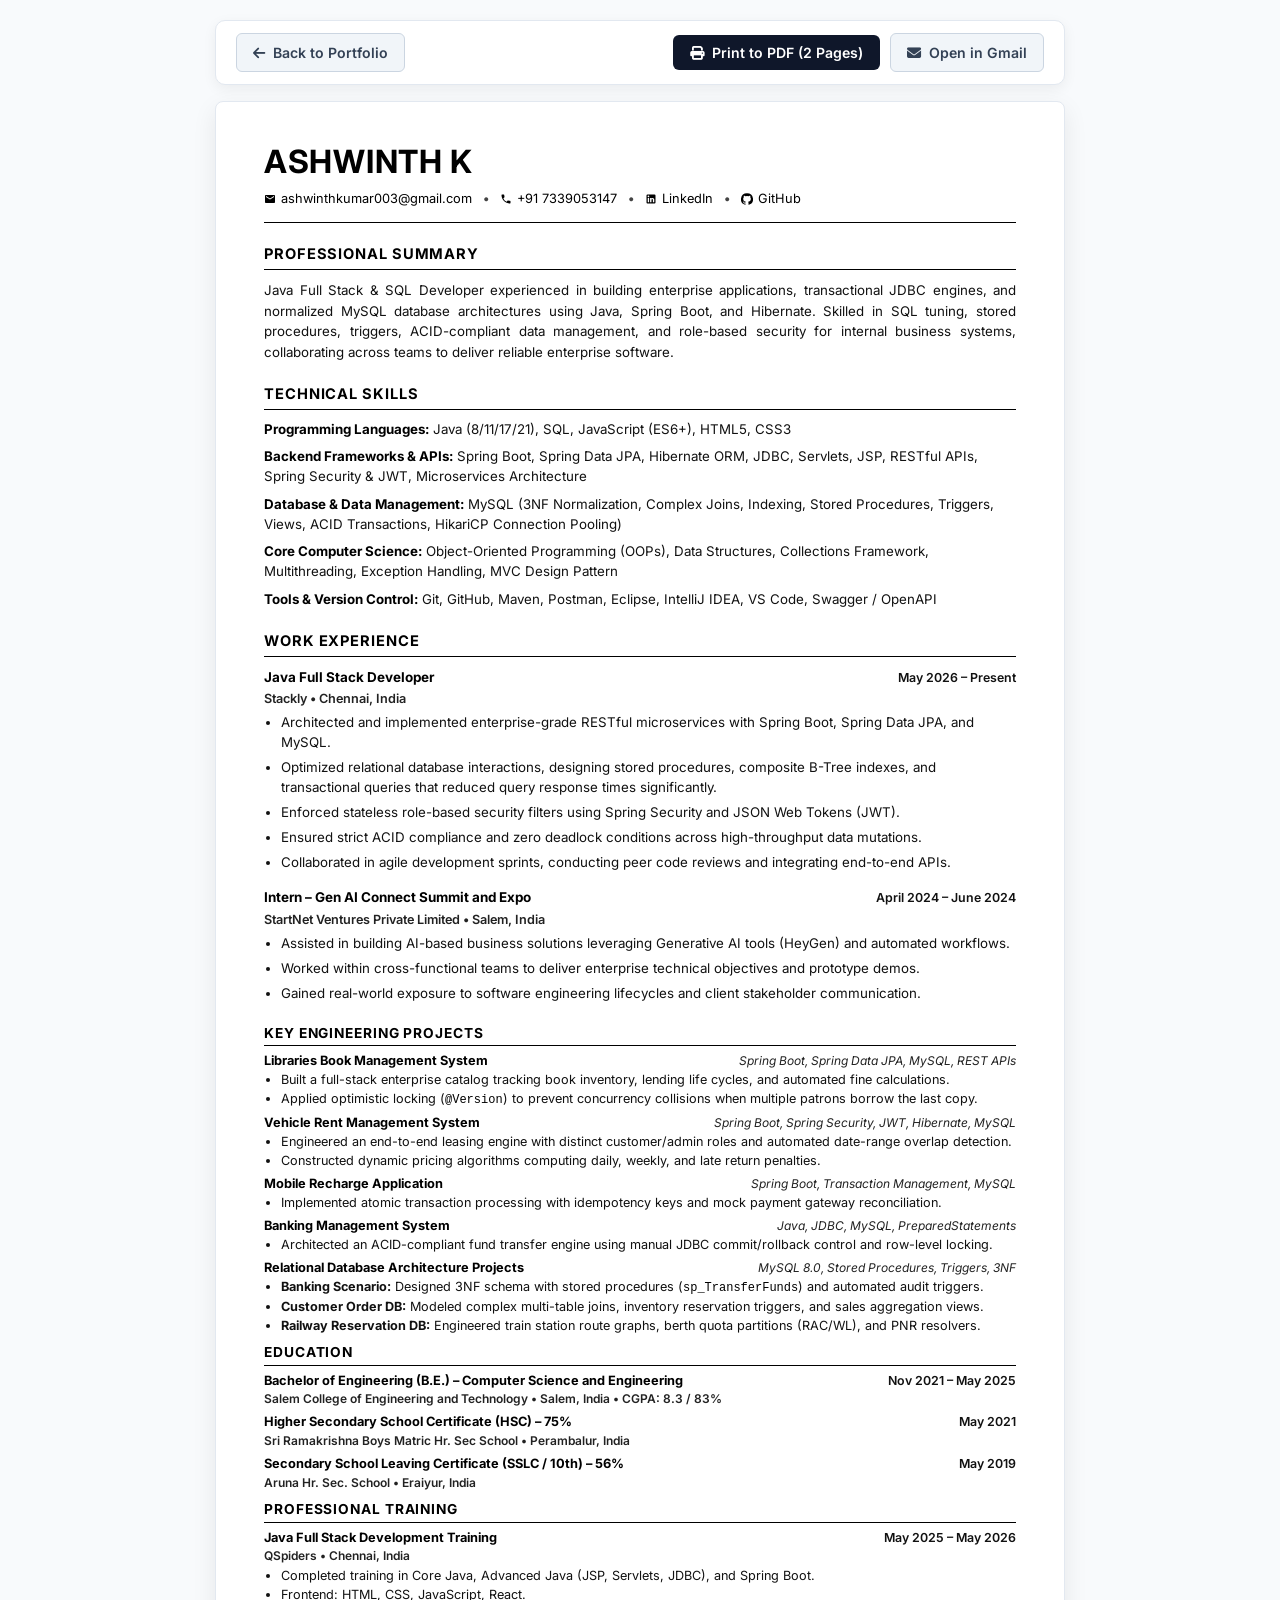
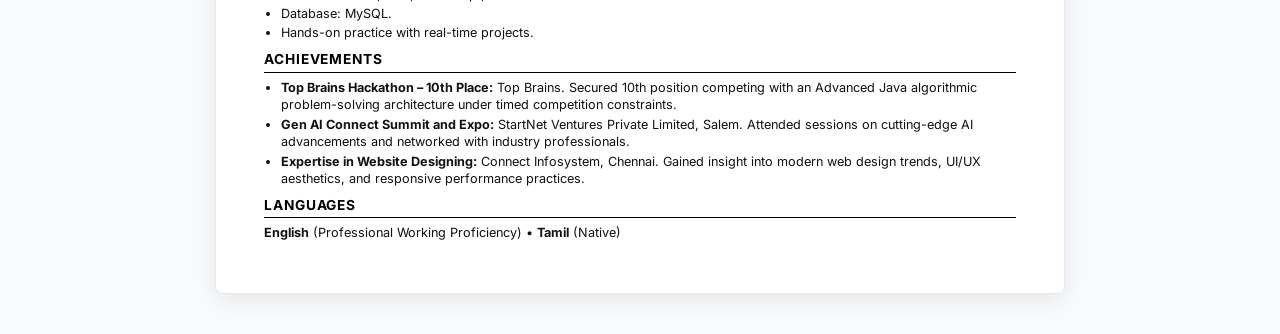
<file: resume.html>
<!DOCTYPE html>
<html lang="en">
<head>
  <meta charset="UTF-8" />
  <meta name="viewport" content="width=device-width, initial-scale=1.0" />
  <title>Ashwinth K - Resume | Java Full Stack Developer</title>
  
  <link rel="icon" type="image/png" href="assets/images/logo.png" />
  <link rel="preconnect" href="https://fonts.googleapis.com" />
  <link rel="preconnect" href="https://fonts.gstatic.com" crossorigin />
  <link href="https://fonts.googleapis.com/css2?family=Inter:wght@400;500;600;700&display=swap" rel="stylesheet" />
  <link rel="stylesheet" href="https://cdnjs.cloudflare.com/ajax/libs/font-awesome/6.5.1/css/all.min.css" />

  <style>
    @page {
      size: A4 portrait;
      margin: 14mm 16mm 14mm 16mm;
    }

    * {
      box-sizing: border-box;
      margin: 0;
      padding: 0;
    }

    body {
      font-family: "Segoe UI", "Inter", "Helvetica Neue", Arial, sans-serif;
      font-size: 10pt;
      line-height: 1.5;
      color: #000000;
      background: #f8fafc;
      -webkit-print-color-adjust: exact;
      print-color-adjust: exact;
      padding: 20px 16px 40px 16px;
    }

    /* Screen Toolbar */
    .toolbar {
      max-width: 850px;
      margin: 0 auto 16px auto;
      display: flex;
      justify-content: space-between;
      align-items: center;
      background: #ffffff;
      padding: 12px 20px;
      border-radius: 10px;
      box-shadow: 0 4px 14px rgba(0, 0, 0, 0.06);
      border: 1px solid #e2e8f0;
      gap: 12px;
    }

    .toolbar-actions {
      display: flex;
      gap: 10px;
      align-items: center;
    }

    .btn {
      display: inline-flex;
      align-items: center;
      gap: 8px;
      padding: 8px 16px;
      border-radius: 6px;
      font-weight: 600;
      font-size: 0.88rem;
      cursor: pointer;
      text-decoration: none;
      transition: all 0.2s ease;
      border: 1px solid transparent;
      white-space: nowrap;
      font-family: inherit;
    }

    .btn-primary {
      background: #0f172a;
      color: #ffffff;
    }

    .btn-primary:hover {
      background: #1e293b;
    }

    .btn-secondary {
      background: #f1f5f9;
      color: #334155;
      border-color: #cbd5e1;
    }

    .btn-secondary:hover {
      background: #e2e8f0;
    }

    /* Resume Document Wrapper */
    .resume-paper {
      max-width: 850px;
      margin: 0 auto;
      background: #ffffff;
      padding: 42px 48px;
      box-shadow: 0 8px 24px rgba(0, 0, 0, 0.08);
      border-radius: 8px;
      border: 1px solid #e2e8f0;
    }

    /* Header */
    .header {
      border-bottom: 1.8px solid #000000;
      padding-bottom: 14px;
      margin-bottom: 20px;
    }

    .name {
      font-size: 24pt;
      font-weight: 700;
      letter-spacing: 0.7px;
      color: #000000;
      line-height: 1.15;
      margin-bottom: 8px;
    }

    .contact-row {
      display: flex;
      flex-wrap: wrap;
      align-items: center;
      gap: 6px 11px;
      font-size: 9.6pt;
      color: #111111;
    }

    .contact-item {
      display: inline-flex;
      align-items: center;
      gap: 5px;
      color: #000000;
      text-decoration: none;
      transition: color 0.15s ease;
    }

    .contact-item:hover {
      text-decoration: underline;
    }

    .contact-sep {
      color: #444444;
      font-weight: 600;
    }

    .icon {
      width: 12px;
      height: 12px;
      fill: #000000;
      flex-shrink: 0;
    }

    /* Section Headings */
    .section {
      margin-bottom: 20px;
    }

    .section:last-child {
      margin-bottom: 0;
    }

    .section-title {
      font-size: 11pt;
      font-weight: 700;
      letter-spacing: 0.9px;
      text-transform: uppercase;
      color: #000000;
      border-bottom: 1px solid #000000;
      padding-bottom: 4px;
      margin-bottom: 10px;
      break-after: avoid;
      page-break-after: avoid;
    }

    /* Summary */
    .summary-text {
      text-align: justify;
      color: #111111;
      line-height: 1.55;
    }

    /* Skills */
    .skills-list {
      list-style: none;
    }

    .skills-list li {
      margin-bottom: 7.5px;
      color: #111111;
      line-height: 1.5;
    }

    .skills-list li:last-child {
      margin-bottom: 0;
    }

    .skill-label {
      font-weight: 700;
      color: #000000;
    }

    /* Experience, Projects, Education, Training Items */
    .entry {
      margin-bottom: 14px;
      break-inside: avoid;
      page-break-inside: avoid;
    }

    .entry:last-child {
      margin-bottom: 0;
    }

    .entry-header {
      display: flex;
      justify-content: space-between;
      align-items: baseline;
      gap: 12px;
    }

    .entry-title {
      font-weight: 700;
      font-size: 10.1pt;
      color: #000000;
    }

    .entry-meta-right {
      font-size: 9.3pt;
      font-weight: 600;
      color: #111111;
      white-space: nowrap;
      text-align: right;
    }

    .entry-tech {
      font-size: 9pt;
      font-style: italic;
      color: #222222;
      white-space: nowrap;
      text-align: right;
    }

    .entry-subtitle {
      font-size: 9.5pt;
      font-weight: 600;
      color: #222222;
      margin-top: 2px;
      margin-bottom: 5px;
    }

    .entry-desc {
      color: #111111;
      margin-top: 2px;
    }

    /* Bullet Lists */
    .bullets {
      list-style-type: disc;
      padding-left: 17px;
      margin-top: 3px;
    }

    .bullets li {
      margin-bottom: 5px;
      color: #111111;
      line-height: 1.5;
    }

    .bullets li:last-child {
      margin-bottom: 0;
    }

    code {
      font-family: "Consolas", "Courier New", monospace;
      font-size: 9pt;
      color: #000000;
    }

    /* Achievements & Languages */
    .plain-list {
      list-style-type: disc;
      padding-left: 17px;
    }

    .plain-list li {
      margin-bottom: 4px;
      color: #111111;
    }

    .plain-list li:last-child {
      margin-bottom: 0;
    }

    .lang-line {
      color: #111111;
    }

    /* Page Break & Compact Style for Page 2 */
    .page-break {
      break-before: page;
      page-break-before: always;
    }

    .page-two-compact {
      font-size: 9.5pt;
      line-height: 1.38;
    }

    .page-two-compact .section {
      margin-bottom: 9px;
    }

    .page-two-compact .section-title {
      font-size: 10.3pt;
      padding-bottom: 2.5px;
      margin-bottom: 6px;
    }

    .page-two-compact .entry {
      margin-bottom: 5.5px;
    }

    .page-two-compact .entry-title {
      font-size: 9.6pt;
    }

    .page-two-compact .entry-subtitle {
      font-size: 9pt;
      margin-bottom: 2px;
    }

    .page-two-compact .bullets {
      margin-top: 1.5px;
    }

    .page-two-compact .bullets li {
      margin-bottom: 1.8px;
      line-height: 1.36;
    }

    .page-two-compact .plain-list li {
      margin-bottom: 2.5px;
      line-height: 1.36;
    }

    /* ===================================================================
       RESPONSIVE ALIGNMENT FOR TABLET & MOBILE
       =================================================================== */
    @media screen and (max-width: 768px) {
      body {
        padding: 12px 10px 30px 10px;
      }

      .toolbar {
        flex-direction: column;
        gap: 10px;
        align-items: stretch;
        padding: 12px 14px;
      }

      .toolbar-actions {
        display: flex;
        flex-direction: column;
        gap: 8px;
        width: 100%;
      }

      .toolbar .btn {
        width: 100%;
        justify-content: center;
      }

      .resume-paper {
        padding: 28px 20px;
        border-radius: 6px;
      }

      .name {
        font-size: 20pt;
      }

      .entry-header {
        flex-direction: column;
        align-items: flex-start;
        gap: 2px;
      }

      .entry-meta-right,
      .entry-tech {
        white-space: normal;
        text-align: left;
        font-size: 8.8pt;
        color: #444444;
      }
    }

    @media screen and (max-width: 480px) {
      .resume-paper {
        padding: 20px 14px;
      }

      .name {
        font-size: 18pt;
      }

      .contact-row {
        gap: 6px 8px;
        font-size: 9pt;
      }

      .summary-text {
        text-align: left;
      }

      .section-title {
        font-size: 10.2pt;
      }

      .bullets,
      .plain-list {
        padding-left: 15px;
      }
    }

    /* ===================================================================
       PRINT STYLES: STRICTLY 2 CLEAN PAGES ON A4
       =================================================================== */
    @media print {
      body {
        background: #ffffff !important;
        padding: 0 !important;
        margin: 0 !important;
        font-size: 9.8pt !important;
      }

      .toolbar {
        display: none !important;
      }

      .resume-paper {
        max-width: 100% !important;
        margin: 0 !important;
        padding: 0 !important;
        border: none !important;
        box-shadow: none !important;
        border-radius: 0 !important;
      }

      .entry {
        break-inside: avoid !important;
        page-break-inside: avoid !important;
      }

      .page-break {
        break-before: page !important;
        page-break-before: always !important;
      }
    }
  </style>
</head>
<body>

  <!-- TOP WEB TOOLBAR (Hidden in Print) -->
  <div class="toolbar">
    <a href="index.html" class="btn btn-secondary">
      <i class="fa-solid fa-arrow-left"></i> Back to Portfolio
    </a>
    <div class="toolbar-actions">
      <button onclick="window.print()" class="btn btn-primary">
        <i class="fa-solid fa-print"></i> Print to PDF (2 Pages)
      </button>
      <a href="https://mail.google.com/mail/?view=cm&fs=1&to=ashwinthkumar003@gmail.com" target="_blank" rel="noopener noreferrer" class="btn btn-secondary">
        <i class="fa-solid fa-envelope"></i> Open in Gmail
      </a>
    </div>
  </div>

  <!-- RESUME PAPER CONTAINER -->
  <main class="resume-paper">

    <!-- HEADER -->
    <header class="header">
      <h1 class="name">ASHWINTH K</h1>
      <div class="contact-row">
        <a class="contact-item" href="mailto:ashwinthkumar003@gmail.com">
          <svg class="icon" viewBox="0 0 24 24" aria-hidden="true"><path d="M20 4H4c-1.1 0-2 .9-2 2v12c0 1.1.9 2 2 2h16c1.1 0 2-.9 2-2V6c0-1.1-.9-2-2-2zm0 4-8 5-8-5V6l8 5 8-5v2z"/></svg>
          ashwinthkumar003@gmail.com
        </a>
        <span class="contact-sep">&bull;</span>
        <a class="contact-item" href="tel:+917339053147">
          <svg class="icon" viewBox="0 0 24 24" aria-hidden="true"><path d="M6.62 10.79a15.05 15.05 0 0 0 6.59 6.59l2.2-2.2c.27-.27.67-.36 1.02-.24 1.12.37 2.33.57 3.57.57.55 0 1 .45 1 1V20c0 .55-.45 1-1 1C10.61 21 3 13.39 3 4c0-.55.45-1 1-1h3.5c.55 0 1 .45 1 1 0 1.25.2 2.45.57 3.57.11.35.03.74-.25 1.02l-2.2 2.2z"/></svg>
          +91 7339053147
        </a>
        <span class="contact-sep">&bull;</span>
        <a class="contact-item" href="https://www.linkedin.com/in/ashwinth-k-91616529b" target="_blank" rel="noopener noreferrer">
          <svg class="icon" viewBox="0 0 24 24" aria-hidden="true"><path d="M19 3a2 2 0 0 1 2 2v14a2 2 0 0 1-2 2H5a2 2 0 0 1-2-2V5a2 2 0 0 1 2-2h14m-.5 15.5v-5.3a3.26 3.26 0 0 0-3.26-3.26c-.85 0-1.84.52-2.28 1.3v-1.11h-2.79v8.37h2.79v-4.93c0-.77.62-1.4 1.39-1.4a1.4 1.4 0 0 1 1.4 1.4v4.93h2.75M6.88 8.56a1.68 1.68 0 0 0 1.68-1.68c0-.93-.75-1.69-1.68-1.69a1.69 1.69 0 0 0-1.69 1.69c0 .93.76 1.68 1.69 1.68m1.39 9.94v-8.37H5.5v8.37h2.77z"/></svg>
          LinkedIn
        </a>
        <span class="contact-sep">&bull;</span>
        <a class="contact-item" href="https://github.com/Ashwinth-k-3018" target="_blank" rel="noopener noreferrer">
          <svg class="icon" viewBox="0 0 24 24" aria-hidden="true"><path d="M12 .3a12 12 0 0 0-3.8 23.4c.6.1.8-.3.8-.6v-2c-3.3.7-4-1.6-4-1.6-.5-1.4-1.3-1.8-1.3-1.8-1.1-.7.1-.7.1-.7 1.2.1 1.8 1.2 1.8 1.2 1.1 1.8 2.8 1.3 3.5 1 .1-.8.4-1.3.8-1.6-2.7-.3-5.5-1.3-5.5-5.9 0-1.3.5-2.4 1.2-3.2 0-.4-.5-1.6.2-3.2 0 0 1-.3 3.3 1.2a11.5 11.5 0 0 1 6 0c2.3-1.5 3.3-1.2 3.3-1.2.7 1.6.2 2.8.1 3.2.8.8 1.2 1.9 1.2 3.2 0 4.6-2.8 5.6-5.5 5.9.4.4.8 1.1.8 2.2v3.3c0 .3.2.7.8.6A12 12 0 0 0 12 .3z"/></svg>
          GitHub
        </a>
      </div>
    </header>

    <!-- PROFESSIONAL SUMMARY -->
    <section class="section">
      <h2 class="section-title">Professional Summary</h2>
      <p class="summary-text">
        Java Full Stack &amp; SQL Developer experienced in building enterprise applications, transactional JDBC engines, and normalized MySQL database architectures using Java, Spring Boot, and Hibernate. Skilled in SQL tuning, stored procedures, triggers, ACID-compliant data management, and role-based security for internal business systems, collaborating across teams to deliver reliable enterprise software.
      </p>
    </section>

    <!-- TECHNICAL SKILLS -->
    <section class="section">
      <h2 class="section-title">Technical Skills</h2>
      <ul class="skills-list">
        <li><span class="skill-label">Programming Languages:</span> Java (8/11/17/21), SQL, JavaScript (ES6+), HTML5, CSS3</li>
        <li><span class="skill-label">Backend Frameworks &amp; APIs:</span> Spring Boot, Spring Data JPA, Hibernate ORM, JDBC, Servlets, JSP, RESTful APIs, Spring Security &amp; JWT, Microservices Architecture</li>
        <li><span class="skill-label">Database &amp; Data Management:</span> MySQL (3NF Normalization, Complex Joins, Indexing, Stored Procedures, Triggers, Views, ACID Transactions, HikariCP Connection Pooling)</li>
        <li><span class="skill-label">Core Computer Science:</span> Object-Oriented Programming (OOPs), Data Structures, Collections Framework, Multithreading, Exception Handling, MVC Design Pattern</li>
        <li><span class="skill-label">Tools &amp; Version Control:</span> Git, GitHub, Maven, Postman, Eclipse, IntelliJ IDEA, VS Code, Swagger / OpenAPI</li>
      </ul>
    </section>

    <!-- WORK EXPERIENCE -->
    <section class="section">
      <h2 class="section-title">Work Experience</h2>

      <div class="entry">
        <div class="entry-header">
          <span class="entry-title">Java Full Stack Developer</span>
          <span class="entry-meta-right">May 2026 – Present</span>
        </div>
        <div class="entry-subtitle">Stackly &bull; Chennai, India</div>
        <ul class="bullets">
          <li>Architected and implemented enterprise-grade RESTful microservices with Spring Boot, Spring Data JPA, and MySQL.</li>
          <li>Optimized relational database interactions, designing stored procedures, composite B-Tree indexes, and transactional queries that reduced query response times significantly.</li>
          <li>Enforced stateless role-based security filters using Spring Security and JSON Web Tokens (JWT).</li>
          <li>Ensured strict ACID compliance and zero deadlock conditions across high-throughput data mutations.</li>
          <li>Collaborated in agile development sprints, conducting peer code reviews and integrating end-to-end APIs.</li>
        </ul>
      </div>

      <div class="entry">
        <div class="entry-header">
          <span class="entry-title">Intern – Gen AI Connect Summit and Expo</span>
          <span class="entry-meta-right">April 2024 – June 2024</span>
        </div>
        <div class="entry-subtitle">StartNet Ventures Private Limited &bull; Salem, India</div>
        <ul class="bullets">
          <li>Assisted in building AI-based business solutions leveraging Generative AI tools (HeyGen) and automated workflows.</li>
          <li>Worked within cross-functional teams to deliver enterprise technical objectives and prototype demos.</li>
          <li>Gained real-world exposure to software engineering lifecycles and client stakeholder communication.</li>
        </ul>
      </div>
    </section>

    <!-- PAGE BREAK: START OF PAGE 2 -->
    <div class="page-break page-two-compact">
      
      <!-- KEY ENGINEERING PROJECTS -->
      <section class="section">
        <h2 class="section-title">Key Engineering Projects</h2>

        <div class="entry">
          <div class="entry-header">
            <span class="entry-title">Libraries Book Management System</span>
            <span class="entry-tech">Spring Boot, Spring Data JPA, MySQL, REST APIs</span>
          </div>
          <ul class="bullets">
            <li>Built a full-stack enterprise catalog tracking book inventory, lending life cycles, and automated fine calculations.</li>
            <li>Applied optimistic locking (<code>@Version</code>) to prevent concurrency collisions when multiple patrons borrow the last copy.</li>
          </ul>
        </div>

        <div class="entry">
          <div class="entry-header">
            <span class="entry-title">Vehicle Rent Management System</span>
            <span class="entry-tech">Spring Boot, Spring Security, JWT, Hibernate, MySQL</span>
          </div>
          <ul class="bullets">
            <li>Engineered an end-to-end leasing engine with distinct customer/admin roles and automated date-range overlap detection.</li>
            <li>Constructed dynamic pricing algorithms computing daily, weekly, and late return penalties.</li>
          </ul>
        </div>

        <div class="entry">
          <div class="entry-header">
            <span class="entry-title">Mobile Recharge Application</span>
            <span class="entry-tech">Spring Boot, Transaction Management, MySQL</span>
          </div>
          <ul class="bullets">
            <li>Implemented atomic transaction processing with idempotency keys and mock payment gateway reconciliation.</li>
          </ul>
        </div>

        <div class="entry">
          <div class="entry-header">
            <span class="entry-title">Banking Management System</span>
            <span class="entry-tech">Java, JDBC, MySQL, PreparedStatements</span>
          </div>
          <ul class="bullets">
            <li>Architected an ACID-compliant fund transfer engine using manual JDBC commit/rollback control and row-level locking.</li>
          </ul>
        </div>

        <div class="entry">
          <div class="entry-header">
            <span class="entry-title">Relational Database Architecture Projects</span>
            <span class="entry-tech">MySQL 8.0, Stored Procedures, Triggers, 3NF</span>
          </div>
          <ul class="bullets">
            <li><strong>Banking Scenario:</strong> Designed 3NF schema with stored procedures (<code>sp_TransferFunds</code>) and automated audit triggers.</li>
            <li><strong>Customer Order DB:</strong> Modeled complex multi-table joins, inventory reservation triggers, and sales aggregation views.</li>
            <li><strong>Railway Reservation DB:</strong> Engineered train station route graphs, berth quota partitions (RAC/WL), and PNR resolvers.</li>
          </ul>
        </div>
      </section>

      <!-- EDUCATION -->
      <section class="section">
        <h2 class="section-title">Education</h2>

        <div class="entry">
          <div class="entry-header">
            <span class="entry-title">Bachelor of Engineering (B.E.) – Computer Science and Engineering</span>
            <span class="entry-meta-right">Nov 2021 – May 2025</span>
          </div>
          <div class="entry-subtitle">Salem College of Engineering and Technology &bull; Salem, India &bull; CGPA: 8.3 / 83%</div>
        </div>

        <div class="entry">
          <div class="entry-header">
            <span class="entry-title">Higher Secondary School Certificate (HSC) – 75%</span>
            <span class="entry-meta-right">May 2021</span>
          </div>
          <div class="entry-subtitle">Sri Ramakrishna Boys Matric Hr. Sec School &bull; Perambalur, India</div>
        </div>

        <div class="entry">
          <div class="entry-header">
            <span class="entry-title">Secondary School Leaving Certificate (SSLC / 10th) – 56%</span>
            <span class="entry-meta-right">May 2019</span>
          </div>
          <div class="entry-subtitle">Aruna Hr. Sec. School &bull; Eraiyur, India</div>
        </div>
      </section>

      <!-- PROFESSIONAL TRAINING -->
      <section class="section">
        <h2 class="section-title">Professional Training</h2>

        <div class="entry">
          <div class="entry-header">
            <span class="entry-title">Java Full Stack Development Training</span>
            <span class="entry-meta-right">May 2025 – May 2026</span>
          </div>
          <div class="entry-subtitle">QSpiders &bull; Chennai, India</div>
          <ul class="bullets">
            <li>Completed training in Core Java, Advanced Java (JSP, Servlets, JDBC), and Spring Boot.</li>
            <li>Frontend: HTML, CSS, JavaScript, React.</li>
            <li>Database: MySQL.</li>
            <li>Hands-on practice with real-time projects.</li>
          </ul>
        </div>
      </section>

      <!-- ACHIEVEMENTS -->
      <section class="section">
        <h2 class="section-title">Achievements</h2>
        <ul class="plain-list">
          <li><strong>Top Brains Hackathon – 10th Place:</strong> Top Brains. Secured 10th position competing with an Advanced Java algorithmic problem-solving architecture under timed competition constraints.</li>
          <li><strong>Gen AI Connect Summit and Expo:</strong> StartNet Ventures Private Limited, Salem. Attended sessions on cutting-edge AI advancements and networked with industry professionals.</li>
          <li><strong>Expertise in Website Designing:</strong> Connect Infosystem, Chennai. Gained insight into modern web design trends, UI/UX aesthetics, and responsive performance practices.</li>
        </ul>
      </section>

      <!-- LANGUAGES -->
      <section class="section">
        <h2 class="section-title">Languages</h2>
        <p class="lang-line"><strong>English</strong> (Professional Working Proficiency) &bull; <strong>Tamil</strong> (Native)</p>
      </section>

    </div><!-- END PAGE 2 -->

  </main>

</body>
</html>
</file>
<file: css/style.css>
/* ===================================================================
   ASHWINTH K - PORTFOLIO STYLESHEET
   Sleek Dark Theme | Modern Glassmorphism | Emerald & Indigo Accents
   Fully Responsive for Mobile, Tablet, Laptop & Desktop
   =================================================================== */

:root {
  /* Colors */
  --bg-primary: #0a0d14;
  --bg-secondary: #0f1523;
  --bg-card: rgba(18, 25, 41, 0.7);
  --bg-card-hover: rgba(26, 36, 59, 0.85);
  --bg-glass: rgba(15, 21, 35, 0.65);
  
  --border-subtle: rgba(255, 255, 255, 0.08);
  --border-accent: rgba(16, 185, 129, 0.35);
  --border-hover: rgba(99, 102, 241, 0.5);

  --text-main: #f1f5f9;
  --text-muted: #94a3b8;
  --text-dim: #64748b;
  
  --accent-emerald: #10b981;
  --accent-emerald-light: #34d399;
  --accent-emerald-glow: rgba(16, 185, 129, 0.25);

  --accent-indigo: #6366f1;
  --accent-indigo-light: #818cf8;
  --accent-indigo-glow: rgba(99, 102, 241, 0.25);

  --accent-cyan: #06b6d4;
  --accent-amber: #f59e0b;
  --accent-rose: #f43f5e;

  /* Typography */
  --font-sans: 'Inter', -apple-system, BlinkMacSystemFont, 'Segoe UI', Roboto, sans-serif;
  --font-heading: 'Outfit', 'Plus Jakarta Sans', var(--font-sans);
  --font-mono: 'JetBrains Mono', 'Fira Code', monospace;

  /* Layout */
  --container-max: 1240px;
  --header-height: 76px;
  --radius-sm: 8px;
  --radius-md: 14px;
  --radius-lg: 20px;
  --radius-full: 9999px;

  /* Transitions */
  --transition-fast: 0.2s cubic-bezier(0.16, 1, 0.3, 1);
  --transition-normal: 0.3s cubic-bezier(0.16, 1, 0.3, 1);
  --transition-slow: 0.5s cubic-bezier(0.16, 1, 0.3, 1);

  /* Shadows */
  --shadow-sm: 0 4px 6px -1px rgba(0, 0, 0, 0.3);
  --shadow-card: 0 10px 30px -10px rgba(0, 0, 0, 0.5);
  --shadow-glow: 0 0 25px rgba(16, 185, 129, 0.2);
  --shadow-glow-indigo: 0 0 25px rgba(99, 102, 241, 0.25);
}

/* Base & Reset */
*, *::before, *::after {
  box-sizing: border-box;
  margin: 0;
  padding: 0;
}

html {
  scroll-behavior: smooth;
  font-size: 16px;
  scroll-padding-top: calc(var(--header-height) + 16px);
  overflow-x: hidden;
}

body {
  background-color: var(--bg-primary);
  color: var(--text-main);
  font-family: var(--font-sans);
  line-height: 1.65;
  overflow-x: hidden;
  position: relative;
  -webkit-font-smoothing: antialiased;
  -moz-osx-font-smoothing: grayscale;
}

/* Background Cyber Grid Pattern */
.bg-grid-pattern {
  position: fixed;
  top: 0;
  left: 0;
  width: 100vw;
  height: 100vh;
  pointer-events: none;
  z-index: -1;
  background-image: 
    radial-gradient(circle at 15% 20%, rgba(16, 185, 129, 0.07) 0%, transparent 40%),
    radial-gradient(circle at 85% 70%, rgba(99, 102, 241, 0.08) 0%, transparent 45%),
    linear-gradient(rgba(255, 255, 255, 0.02) 1px, transparent 1px),
    linear-gradient(90deg, rgba(255, 255, 255, 0.02) 1px, transparent 1px);
  background-size: 100% 100%, 100% 100%, 48px 48px, 48px 48px;
}

/* Utility Containers */
.container {
  width: 100%;
  max-width: var(--container-max);
  margin: 0 auto;
  padding: 0 24px;
}

/* Typography Helpers */
h1, h2, h3, h4, h5, h6 {
  font-family: var(--font-heading);
  color: var(--text-main);
  font-weight: 700;
  line-height: 1.25;
}

a {
  color: inherit;
  text-decoration: none;
  transition: color var(--transition-fast);
}

p {
  color: var(--text-muted);
}

.text-gradient {
  background: linear-gradient(135deg, #ffffff 15%, var(--accent-emerald-light) 60%, var(--accent-indigo-light) 100%);
  -webkit-background-clip: text;
  -webkit-text-fill-color: transparent;
  display: inline-block;
}

.text-gradient-emerald {
  background: linear-gradient(135deg, var(--accent-emerald-light), var(--accent-cyan));
  -webkit-background-clip: text;
  -webkit-text-fill-color: transparent;
}

.text-emerald {
  color: var(--accent-emerald);
}

.text-indigo {
  color: var(--accent-indigo-light);
}

.font-mono {
  font-family: var(--font-mono);
}

/* Section Header Structure */
.section-header {
  text-align: center;
  max-width: 720px;
  margin: 0 auto 56px auto;
}

.section-pill {
  display: inline-flex;
  align-items: center;
  gap: 8px;
  padding: 6px 14px;
  background: rgba(16, 185, 129, 0.1);
  border: 1px solid rgba(16, 185, 129, 0.25);
  border-radius: var(--radius-full);
  font-size: 0.82rem;
  font-weight: 600;
  color: var(--accent-emerald-light);
  text-transform: uppercase;
  letter-spacing: 0.08em;
  margin-bottom: 16px;
}

.section-pill.indigo {
  background: rgba(99, 102, 241, 0.1);
  border-color: rgba(99, 102, 241, 0.3);
  color: var(--accent-indigo-light);
}

.section-title {
  font-size: clamp(2rem, 3.5vw, 2.75rem);
  letter-spacing: -0.02em;
  margin-bottom: 14px;
}

.section-subtitle {
  font-size: 1.05rem;
  color: var(--text-muted);
}

section {
  padding: 100px 0;
  position: relative;
}

/* Buttons */
.btn {
  display: inline-flex;
  align-items: center;
  justify-content: center;
  gap: 10px;
  padding: 12px 24px;
  border-radius: var(--radius-md);
  font-weight: 600;
  font-size: 0.95rem;
  cursor: pointer;
  transition: all var(--transition-normal);
  border: 1px solid transparent;
  white-space: nowrap;
}

.btn-primary {
  background: linear-gradient(135deg, var(--accent-emerald), #059669);
  color: #042416;
  font-weight: 700;
  box-shadow: 0 4px 20px var(--accent-emerald-glow);
}

.btn-primary:hover {
  transform: translateY(-2px);
  box-shadow: 0 8px 28px rgba(16, 185, 129, 0.4);
  background: linear-gradient(135deg, var(--accent-emerald-light), #10b981);
}

.btn-secondary {
  background: rgba(255, 255, 255, 0.04);
  border-color: var(--border-subtle);
  color: var(--text-main);
  backdrop-filter: blur(10px);
}

.btn-secondary:hover {
  background: rgba(255, 255, 255, 0.08);
  border-color: var(--border-hover);
  transform: translateY(-2px);
  color: #ffffff;
}

.btn-indigo {
  background: linear-gradient(135deg, var(--accent-indigo), #4f46e5);
  color: #ffffff;
  box-shadow: 0 4px 20px var(--accent-indigo-glow);
}

.btn-indigo:hover {
  transform: translateY(-2px);
  box-shadow: 0 8px 28px rgba(99, 102, 241, 0.4);
}

.btn-sm {
  padding: 8px 16px;
  font-size: 0.85rem;
  border-radius: var(--radius-sm);
}

.btn-icon {
  width: 42px;
  height: 42px;
  padding: 0;
  border-radius: var(--radius-md);
}

/* Glass Card */
.glass-card {
  background: var(--bg-card);
  backdrop-filter: blur(14px);
  -webkit-backdrop-filter: blur(14px);
  border: 1px solid var(--border-subtle);
  border-radius: var(--radius-lg);
  padding: 28px;
  transition: all var(--transition-normal);
  position: relative;
  overflow: hidden;
}

.glass-card:hover {
  border-color: var(--border-accent);
  transform: translateY(-4px);
  box-shadow: var(--shadow-card), var(--shadow-glow);
}

/* ===================================================================
   1. NAVBAR
   =================================================================== */
.navbar {
  position: fixed;
  top: 0;
  left: 0;
  width: 100%;
  height: var(--header-height);
  z-index: 1000;
  background: rgba(10, 13, 20, 0.75);
  backdrop-filter: blur(16px);
  -webkit-backdrop-filter: blur(16px);
  border-bottom: 1px solid var(--border-subtle);
  transition: all var(--transition-normal);
}

.navbar.scrolled {
  background: rgba(10, 13, 20, 0.92);
  box-shadow: 0 10px 30px rgba(0, 0, 0, 0.6);
  border-bottom-color: rgba(255, 255, 255, 0.08);
}

.navbar-container {
  display: flex;
  align-items: center;
  justify-content: space-between;
  height: 100%;
}

.brand-logo {
  display: flex;
  align-items: center;
  gap: 12px;
  font-family: var(--font-heading);
  font-weight: 800;
  font-size: 1.35rem;
  letter-spacing: -0.02em;
}

.brand-logo-img {
  height: 46px;
  width: auto;
  max-width: 65px;
  object-fit: contain;
  filter: drop-shadow(0 0 12px rgba(16, 185, 129, 0.45));
  transition: transform var(--transition-fast);
}

.brand-logo:hover .brand-logo-img {
  transform: scale(1.08);
}

.logo-badge {
  display: inline-flex;
  align-items: center;
  justify-content: center;
  width: 38px;
  height: 38px;
  background: linear-gradient(135deg, rgba(16, 185, 129, 0.2), rgba(99, 102, 241, 0.25));
  border: 1px solid rgba(16, 185, 129, 0.4);
  border-radius: 10px;
  color: var(--accent-emerald-light);
  font-family: var(--font-mono);
  font-size: 1rem;
  font-weight: 700;
}

.nav-links {
  display: flex;
  align-items: center;
  list-style: none;
  gap: 28px;
}

.nav-link {
  font-size: 0.92rem;
  font-weight: 500;
  color: var(--text-muted);
  position: relative;
  padding: 6px 0;
}

.nav-link:hover, .nav-link.active {
  color: #ffffff;
}

.nav-link::after {
  content: '';
  position: absolute;
  bottom: 0;
  left: 0;
  width: 0;
  height: 2px;
  background: var(--accent-emerald);
  transition: width var(--transition-normal);
  border-radius: 2px;
}

.nav-link:hover::after, .nav-link.active::after {
  width: 100%;
}

.nav-actions {
  display: flex;
  align-items: center;
  gap: 14px;
}

.mobile-menu-btn {
  display: none;
  background: transparent;
  border: 1px solid var(--border-subtle);
  color: var(--text-main);
  width: 42px;
  height: 42px;
  border-radius: var(--radius-sm);
  cursor: pointer;
  align-items: center;
  justify-content: center;
  font-size: 1.25rem;
  transition: all var(--transition-fast);
}

.mobile-menu-btn:hover {
  border-color: var(--accent-emerald);
  color: var(--accent-emerald-light);
}

/* Mobile Drawer */
.mobile-nav-drawer {
  position: fixed;
  top: var(--header-height);
  right: -100%;
  width: 85%;
  max-width: 360px;
  height: calc(100vh - var(--header-height));
  background: var(--bg-secondary);
  border-left: 1px solid var(--border-subtle);
  padding: 32px 24px;
  display: flex;
  flex-direction: column;
  gap: 24px;
  transition: right var(--transition-normal);
  z-index: 999;
  box-shadow: -10px 0 40px rgba(0, 0, 0, 0.7);
  overflow-y: auto;
}

.mobile-nav-drawer.open {
  right: 0;
}

.mobile-nav-overlay {
  position: fixed;
  top: 0;
  left: 0;
  width: 100vw;
  height: 100vh;
  background: rgba(0, 0, 0, 0.65);
  backdrop-filter: blur(4px);
  z-index: 998;
  opacity: 0;
  visibility: hidden;
  transition: all var(--transition-fast);
}

.mobile-nav-overlay.open {
  opacity: 1;
  visibility: visible;
}

.mobile-nav-links {
  list-style: none;
  display: flex;
  flex-direction: column;
  gap: 18px;
}

.mobile-nav-links .nav-link {
  font-size: 1.1rem;
  display: block;
  padding: 8px 0;
}

/* ===================================================================
   2. HERO SECTION
   =================================================================== */
.hero-section {
  min-height: 100vh;
  display: flex;
  align-items: center;
  padding: calc(var(--header-height) + 40px) 0 80px 0;
  position: relative;
}

.hero-grid {
  display: grid;
  grid-template-columns: 1.15fr 0.95fr;
  gap: 48px;
  align-items: center;
}

/* Hero Profile Header Badge */
.hero-profile-badge {
  display: inline-flex;
  align-items: center;
  gap: 14px;
  padding: 6px 18px 6px 8px;
  background: rgba(18, 25, 41, 0.7);
  border: 1px solid rgba(255, 255, 255, 0.1);
  border-radius: var(--radius-full);
  margin-bottom: 22px;
  backdrop-filter: blur(12px);
  box-shadow: 0 4px 20px rgba(0, 0, 0, 0.4);
  transition: all var(--transition-normal);
}

.hero-profile-badge:hover {
  border-color: var(--accent-emerald);
  transform: translateY(-2px);
  box-shadow: 0 6px 24px var(--accent-emerald-glow);
}

.avatar-ring {
  position: relative;
  width: 48px;
  height: 48px;
  border-radius: 50%;
  padding: 2.5px;
  background: linear-gradient(135deg, var(--accent-emerald), var(--accent-indigo));
  box-shadow: 0 0 14px var(--accent-emerald-glow);
  flex-shrink: 0;
}

.avatar-ring-inner {
  width: 100%;
  height: 100%;
  border-radius: 50%;
  overflow: hidden;
  background: #0b1120;
}

.hero-avatar-img {
  width: 100%;
  height: 100%;
  border-radius: 50%;
  object-fit: cover;
  object-position: center;
  display: block;
  transform: scale(1.05);
}

.avatar-online-dot {
  position: absolute;
  bottom: -1px;
  right: -1px;
  width: 13px;
  height: 13px;
  background-color: var(--accent-emerald);
  border: 2.5px solid var(--bg-primary);
  border-radius: 50%;
  z-index: 2;
}

.hero-profile-text {
  display: flex;
  flex-direction: column;
}

.hero-profile-tag {
  font-family: var(--font-heading);
  font-size: 0.95rem;
  font-weight: 700;
  color: #ffffff;
  line-height: 1.2;
}

.hero-profile-sub {
  font-size: 0.78rem;
  color: var(--text-dim);
  font-family: var(--font-mono);
}

/* ===================================================================
   ABOUT SPOTLIGHT & PORTRAIT CARD
   =================================================================== */
.about-spotlight-card {
  background: linear-gradient(145deg, rgba(18, 25, 41, 0.85) 0%, rgba(13, 18, 30, 0.95) 100%);
  border: 1px solid rgba(255, 255, 255, 0.1);
  border-radius: var(--radius-lg);
  padding: 36px;
  display: grid;
  grid-template-columns: 320px 1fr;
  gap: 40px;
  align-items: center;
  margin-bottom: 56px;
  box-shadow: 0 20px 50px rgba(0, 0, 0, 0.6);
  position: relative;
  overflow: hidden;
}

.about-spotlight-card::before {
  content: '';
  position: absolute;
  top: -80px;
  right: -80px;
  width: 250px;
  height: 250px;
  background: radial-gradient(circle, rgba(16, 185, 129, 0.12) 0%, transparent 70%);
  pointer-events: none;
}

.about-photo-wrapper {
  position: relative;
  width: 260px;
  height: 260px;
  margin: 0 auto;
  flex-shrink: 0;
  display: block;
}

.photo-cyber-frame {
  position: relative;
  width: 100%;
  height: 100%;
  border-radius: 50%;
  padding: 4px;
  background: linear-gradient(135deg, var(--accent-emerald), var(--accent-cyan), var(--accent-indigo));
  box-shadow: 0 15px 35px rgba(0, 0, 0, 0.7), 0 0 35px var(--accent-emerald-glow);
  transition: transform var(--transition-normal);
  overflow: hidden;
  box-sizing: border-box;
  display: block;
}

.photo-cyber-frame:hover {
  transform: translateY(-4px) scale(1.02);
  box-shadow: 0 20px 45px rgba(0, 0, 0, 0.8), 0 0 45px rgba(16, 185, 129, 0.5);
}

.about-portrait-img {
  width: 100%;
  height: 100%;
  object-fit: cover;
  object-position: center;
  border-radius: 50%;
  display: block;
  background: #0f172a;
}

.about-photo-badges {
  position: absolute;
  inset: 0;
  pointer-events: none;
}

.floating-badge {
  position: absolute;
  pointer-events: auto;
  background: rgba(15, 23, 42, 0.94);
  backdrop-filter: blur(14px);
  -webkit-backdrop-filter: blur(14px);
  border: 1px solid rgba(255, 255, 255, 0.15);
  padding: 8px 16px;
  border-radius: var(--radius-full);
  font-size: 0.82rem;
  font-weight: 600;
  display: inline-flex;
  align-items: center;
  gap: 8px;
  box-shadow: 0 8px 25px rgba(0, 0, 0, 0.7);
  white-space: nowrap;
  z-index: 5;
}

.badge-stackly {
  top: 8px;
  right: -24px;
  color: var(--accent-emerald-light);
  border-color: rgba(16, 185, 129, 0.5);
}

.badge-spring {
  bottom: 8px;
  left: -24px;
  color: var(--accent-indigo-light);
  border-color: rgba(99, 102, 241, 0.5);
}

.about-spotlight-bio h3 {
  font-size: clamp(1.4rem, 2.2vw, 1.85rem);
  color: #ffffff;
  margin: 12px 0 16px 0;
  line-height: 1.35;
}

.about-spotlight-bio p {
  font-size: 0.98rem;
  color: #cbd5e1;
  line-height: 1.7;
  margin-bottom: 14px;
}

.about-spotlight-actions {
  display: flex;
  gap: 14px;
  flex-wrap: wrap;
  margin-top: 24px;
}

@media (max-width: 900px) {
  .about-spotlight-card {
    grid-template-columns: 1fr;
    text-align: center;
    padding: 32px 20px;
    gap: 24px;
  }

  .about-photo-wrapper {
    width: 100%;
    height: auto;
    display: flex;
    flex-direction: column;
    align-items: center;
    justify-content: center;
    gap: 16px;
    margin: 0 auto;
  }

  .photo-cyber-frame {
    width: 220px;
    height: 220px;
    margin: 0 auto;
    flex-shrink: 0;
  }

  .about-portrait-img {
    width: 100%;
    height: 100%;
    border-radius: 50%;
  }

  .about-photo-badges {
    position: static;
    inset: auto;
    display: flex;
    flex-direction: row;
    flex-wrap: wrap;
    justify-content: center;
    gap: 10px;
    width: 100%;
    pointer-events: auto;
  }

  .floating-badge {
    position: static;
    margin: 0;
    box-shadow: 0 4px 15px rgba(0, 0, 0, 0.6);
  }

  .about-spotlight-actions {
    justify-content: center;
  }
}

.hero-status-pill {
  display: inline-flex;
  align-items: center;
  gap: 10px;
  padding: 8px 16px;
  background: rgba(16, 185, 129, 0.1);
  border: 1px solid rgba(16, 185, 129, 0.3);
  border-radius: var(--radius-full);
  font-size: 0.88rem;
  color: #d1fae5;
  margin-bottom: 24px;
  font-weight: 500;
}

.pulse-dot {
  width: 10px;
  height: 10px;
  background-color: var(--accent-emerald);
  border-radius: 50%;
  position: relative;
  display: inline-block;
}

.pulse-dot::after {
  content: '';
  position: absolute;
  top: -3px;
  left: -3px;
  right: -3px;
  bottom: -3px;
  border-radius: 50%;
  border: 2px solid var(--accent-emerald);
  animation: pulse-ring 1.8s cubic-bezier(0.24, 0, 0.38, 1) infinite;
}

@keyframes pulse-ring {
  0% { transform: scale(0.6); opacity: 1; }
  100% { transform: scale(2.2); opacity: 0; }
}

.hero-title {
  font-size: clamp(2.4rem, 4.2vw, 3.8rem);
  letter-spacing: -0.03em;
  margin-bottom: 20px;
  font-weight: 800;
}

.hero-subtitle {
  font-size: 1.15rem;
  color: var(--text-muted);
  line-height: 1.7;
  margin-bottom: 32px;
  max-width: 580px;
}

.hero-actions {
  display: flex;
  flex-wrap: wrap;
  gap: 16px;
  margin-bottom: 40px;
}

.hero-stats-row {
  display: grid;
  grid-template-columns: repeat(4, 1fr);
  gap: 16px;
  padding-top: 28px;
  border-top: 1px solid var(--border-subtle);
}

.stat-item {
  display: flex;
  flex-direction: column;
}

.stat-number {
  font-family: var(--font-heading);
  font-size: 1.75rem;
  font-weight: 800;
  color: #ffffff;
  line-height: 1.1;
}

.stat-number span {
  color: var(--accent-emerald);
}

.stat-label {
  font-size: 0.8rem;
  color: var(--text-dim);
  margin-top: 4px;
  font-weight: 500;
}

/* Interactive Hero Code Card */
.hero-code-card {
  background: #0d121f;
  border: 1px solid rgba(255, 255, 255, 0.1);
  border-radius: var(--radius-lg);
  overflow: hidden;
  box-shadow: 0 20px 40px rgba(0, 0, 0, 0.6), 0 0 35px rgba(99, 102, 241, 0.15);
  position: relative;
}

.code-header {
  background: #131929;
  padding: 12px 18px;
  display: flex;
  align-items: center;
  justify-content: space-between;
  border-bottom: 1px solid rgba(255, 255, 255, 0.06);
}

.window-dots {
  display: flex;
  gap: 7px;
}

.window-dot {
  width: 11px;
  height: 11px;
  border-radius: 50%;
}

.dot-red { background: #ef4444; }
.dot-yellow { background: #eab308; }
.dot-green { background: #22c55e; }

.code-tabs {
  display: flex;
  gap: 8px;
}

.code-tab-btn {
  background: transparent;
  border: none;
  color: var(--text-dim);
  font-family: var(--font-mono);
  font-size: 0.78rem;
  padding: 4px 10px;
  border-radius: 6px;
  cursor: pointer;
  transition: all var(--transition-fast);
}

.code-tab-btn.active, .code-tab-btn:hover {
  background: rgba(255, 255, 255, 0.08);
  color: #ffffff;
}

.code-body {
  padding: 20px;
  font-family: var(--font-mono);
  font-size: 0.85rem;
  line-height: 1.65;
  color: #cbd5e1;
  max-height: 420px;
  overflow-x: auto;
}

.code-body pre {
  margin: 0;
}

.syntax-keyword { color: #f43f5e; font-weight: 600; }
.syntax-class { color: #38bdf8; font-weight: 600; }
.syntax-string { color: #34d399; }
.syntax-annotation { color: #fbbf24; }
.syntax-comment { color: #64748b; font-style: italic; }
.syntax-method { color: #818cf8; }

/* ===================================================================
   3. EXPERIENCE & CAREER JOURNEY
   =================================================================== */
.timeline {
  position: relative;
  max-width: 900px;
  margin: 0 auto;
}

.timeline::before {
  content: '';
  position: absolute;
  top: 10px;
  bottom: 10px;
  left: 28px;
  width: 2px;
  background: linear-gradient(180deg, var(--accent-emerald) 0%, var(--accent-indigo) 60%, rgba(255, 255, 255, 0.1) 100%);
}

.timeline-item {
  position: relative;
  padding-left: 76px;
  margin-bottom: 48px;
}

.timeline-item:last-child {
  margin-bottom: 0;
}

.timeline-marker {
  position: absolute;
  left: 17px;
  top: 4px;
  width: 24px;
  height: 24px;
  border-radius: 50%;
  background: var(--bg-primary);
  border: 3px solid var(--accent-emerald);
  box-shadow: 0 0 14px var(--accent-emerald-glow);
  z-index: 2;
  display: flex;
  align-items: center;
  justify-content: center;
}

.timeline-item.company-stackly .timeline-marker {
  border-color: var(--accent-emerald);
  background: var(--accent-emerald);
  box-shadow: 0 0 20px rgba(16, 185, 129, 0.6);
}

.timeline-item.internship .timeline-marker {
  border-color: var(--accent-indigo);
  box-shadow: 0 0 14px var(--accent-indigo-glow);
}

.timeline-card {
  background: var(--bg-card);
  border: 1px solid var(--border-subtle);
  border-radius: var(--radius-lg);
  padding: 28px;
  transition: all var(--transition-normal);
}

.timeline-card:hover {
  border-color: var(--border-accent);
  transform: translateX(4px);
}

.timeline-card.featured-placement {
  border: 1px solid rgba(16, 185, 129, 0.4);
  background: linear-gradient(145deg, rgba(16, 185, 129, 0.08) 0%, rgba(18, 25, 41, 0.9) 100%);
  box-shadow: 0 8px 30px rgba(16, 185, 129, 0.12);
}

.exp-badge-row {
  display: flex;
  flex-wrap: wrap;
  align-items: center;
  justify-content: space-between;
  gap: 10px;
  margin-bottom: 12px;
}

.exp-status-tag {
  display: inline-flex;
  align-items: center;
  gap: 6px;
  font-size: 0.78rem;
  font-weight: 700;
  text-transform: uppercase;
  letter-spacing: 0.05em;
  padding: 4px 10px;
  border-radius: var(--radius-full);
}

.exp-status-tag.active {
  background: rgba(16, 185, 129, 0.18);
  color: var(--accent-emerald-light);
  border: 1px solid rgba(16, 185, 129, 0.35);
}

.exp-status-tag.completed {
  background: rgba(99, 102, 241, 0.15);
  color: var(--accent-indigo-light);
  border: 1px solid rgba(99, 102, 241, 0.3);
}

.exp-date {
  font-family: var(--font-mono);
  font-size: 0.85rem;
  color: var(--text-muted);
}

.exp-role {
  font-size: 1.4rem;
  color: #ffffff;
  margin-bottom: 4px;
}

.exp-company {
  font-size: 1.05rem;
  color: var(--accent-emerald-light);
  font-weight: 600;
  margin-bottom: 14px;
  display: flex;
  align-items: center;
  gap: 8px;
}

.exp-location {
  font-size: 0.85rem;
  color: var(--text-dim);
  font-weight: 400;
}

.exp-bullets {
  list-style: none;
  display: flex;
  flex-direction: column;
  gap: 10px;
  margin-bottom: 20px;
}

.exp-bullets li {
  position: relative;
  padding-left: 22px;
  font-size: 0.95rem;
  color: #cbd5e1;
}

.exp-bullets li::before {
  content: '▹';
  position: absolute;
  left: 0;
  color: var(--accent-emerald);
  font-weight: bold;
}

.exp-tech-chips {
  display: flex;
  flex-wrap: wrap;
  gap: 8px;
}

.tech-chip {
  background: rgba(255, 255, 255, 0.05);
  border: 1px solid rgba(255, 255, 255, 0.08);
  padding: 4px 10px;
  border-radius: 6px;
  font-size: 0.78rem;
  font-family: var(--font-mono);
  color: var(--text-muted);
}

/* Education & Achievements Split Grid */
.edu-achieve-grid {
  display: grid;
  grid-template-columns: 1fr 1fr;
  gap: 24px;
  margin-top: 48px;
}

/* ===================================================================
   4. FREELANCE SERVICES
   =================================================================== */
.freelance-section {
  background: linear-gradient(180deg, var(--bg-primary) 0%, rgba(15, 21, 35, 0.5) 50%, var(--bg-primary) 100%);
}

.services-grid {
  display: grid;
  grid-template-columns: repeat(auto-fit, minmax(270px, 1fr));
  gap: 24px;
  margin-bottom: 48px;
}

.service-card {
  background: var(--bg-card);
  border: 1px solid var(--border-subtle);
  border-radius: var(--radius-lg);
  padding: 32px 24px;
  display: flex;
  flex-direction: column;
  transition: all var(--transition-normal);
}

.service-card:hover {
  border-color: var(--accent-indigo-light);
  transform: translateY(-6px);
  box-shadow: var(--shadow-card), var(--shadow-glow-indigo);
}

.service-icon-box {
  width: 54px;
  height: 54px;
  border-radius: 14px;
  display: flex;
  align-items: center;
  justify-content: center;
  font-size: 1.5rem;
  margin-bottom: 20px;
}

.service-icon-box.emerald {
  background: rgba(16, 185, 129, 0.12);
  color: var(--accent-emerald-light);
  border: 1px solid rgba(16, 185, 129, 0.3);
}

.service-icon-box.indigo {
  background: rgba(99, 102, 241, 0.12);
  color: var(--accent-indigo-light);
  border: 1px solid rgba(99, 102, 241, 0.3);
}

.service-icon-box.cyan {
  background: rgba(6, 182, 212, 0.12);
  color: #22d3ee;
  border: 1px solid rgba(6, 182, 212, 0.3);
}

.service-icon-box.amber {
  background: rgba(245, 158, 11, 0.12);
  color: #fbbf24;
  border: 1px solid rgba(245, 158, 11, 0.3);
}

.service-title {
  font-size: 1.25rem;
  color: #ffffff;
  margin-bottom: 12px;
}

.service-desc {
  font-size: 0.92rem;
  color: var(--text-muted);
  line-height: 1.6;
  margin-bottom: 20px;
  flex-grow: 1;
}

.service-deliverables {
  list-style: none;
  display: flex;
  flex-direction: column;
  gap: 8px;
  padding-top: 16px;
  border-top: 1px solid rgba(255, 255, 255, 0.06);
}

.service-deliverables li {
  font-size: 0.85rem;
  color: #cbd5e1;
  display: flex;
  align-items: center;
  gap: 8px;
}

.service-deliverables li i {
  color: var(--accent-emerald);
  font-size: 0.75rem;
}

/* Freelance Callout Banner */
.freelance-cta-banner {
  background: linear-gradient(135deg, rgba(16, 185, 129, 0.12) 0%, rgba(99, 102, 241, 0.15) 100%);
  border: 1px solid rgba(16, 185, 129, 0.3);
  border-radius: var(--radius-lg);
  padding: 36px 40px;
  display: flex;
  align-items: center;
  justify-content: space-between;
  gap: 24px;
}

.banner-content h3 {
  font-size: 1.6rem;
  margin-bottom: 8px;
}

.banner-content p {
  font-size: 1rem;
  color: #cbd5e1;
  max-width: 600px;
}

/* ===================================================================
   5. SKILLS ARSENAL
   =================================================================== */
.skills-grid {
  display: grid;
  grid-template-columns: repeat(auto-fit, minmax(280px, 1fr));
  gap: 24px;
}

.skill-category-card {
  background: var(--bg-card);
  border: 1px solid var(--border-subtle);
  border-radius: var(--radius-lg);
  padding: 28px;
  transition: all var(--transition-normal);
}

.skill-category-card:hover {
  border-color: var(--border-accent);
  transform: translateY(-4px);
}

.skill-cat-header {
  display: flex;
  align-items: center;
  gap: 12px;
  margin-bottom: 22px;
  padding-bottom: 14px;
  border-bottom: 1px solid var(--border-subtle);
}

.skill-cat-header i {
  font-size: 1.4rem;
  color: var(--accent-emerald-light);
}

.skill-cat-title {
  font-size: 1.2rem;
  color: #ffffff;
}

.skill-items-list {
  display: flex;
  flex-direction: column;
  gap: 14px;
}

.skill-item {
  display: flex;
  flex-direction: column;
  gap: 6px;
}

.skill-label-row {
  display: flex;
  justify-content: space-between;
  font-size: 0.88rem;
  font-weight: 500;
  color: #e2e8f0;
}

.skill-level-text {
  font-family: var(--font-mono);
  font-size: 0.78rem;
  color: var(--accent-emerald-light);
}

.skill-progress-track {
  width: 100%;
  height: 6px;
  background: rgba(255, 255, 255, 0.08);
  border-radius: var(--radius-full);
  overflow: hidden;
}

.skill-progress-fill {
  height: 100%;
  border-radius: var(--radius-full);
  background: linear-gradient(90deg, var(--accent-emerald), var(--accent-cyan));
  transition: width 1s ease-out;
}

.skill-progress-fill.indigo {
  background: linear-gradient(90deg, var(--accent-indigo), #a855f7);
}

.skill-badge-cloud {
  display: flex;
  flex-wrap: wrap;
  gap: 8px;
  margin-top: 14px;
}

.skill-pill {
  background: rgba(255, 255, 255, 0.05);
  border: 1px solid rgba(255, 255, 255, 0.08);
  padding: 6px 12px;
  border-radius: 8px;
  font-size: 0.82rem;
  color: #cbd5e1;
  display: inline-flex;
  align-items: center;
  gap: 6px;
  transition: all var(--transition-fast);
}

.skill-pill:hover {
  background: rgba(16, 185, 129, 0.15);
  border-color: rgba(16, 185, 129, 0.35);
  color: #ffffff;
  transform: translateY(-2px);
}

/* ===================================================================
   6. PROJECTS SHOWCASE
   =================================================================== */
.projects-filter-bar {
  display: flex;
  flex-wrap: wrap;
  justify-content: center;
  gap: 10px;
  margin-bottom: 40px;
}

.filter-btn {
  background: rgba(255, 255, 255, 0.04);
  border: 1px solid var(--border-subtle);
  color: var(--text-muted);
  font-size: 0.88rem;
  font-weight: 600;
  padding: 8px 18px;
  border-radius: var(--radius-full);
  cursor: pointer;
  transition: all var(--transition-fast);
}

.filter-btn:hover {
  color: #ffffff;
  border-color: rgba(255, 255, 255, 0.2);
}

.filter-btn.active {
  background: var(--accent-emerald);
  border-color: var(--accent-emerald);
  color: #042416;
  font-weight: 700;
  box-shadow: 0 4px 15px var(--accent-emerald-glow);
}

.projects-grid {
  display: grid;
  grid-template-columns: repeat(auto-fill, minmax(350px, 1fr));
  gap: 28px;
}

.project-card {
  background: var(--bg-card);
  border: 1px solid var(--border-subtle);
  border-radius: var(--radius-lg);
  padding: 28px;
  display: flex;
  flex-direction: column;
  transition: all var(--transition-normal);
  position: relative;
}

.project-card:hover {
  border-color: var(--border-accent);
  transform: translateY(-6px);
  box-shadow: var(--shadow-card), var(--shadow-glow);
}

.project-card-header {
  display: flex;
  align-items: center;
  justify-content: space-between;
  margin-bottom: 16px;
}

.project-cat-badge {
  font-family: var(--font-mono);
  font-size: 0.75rem;
  font-weight: 600;
  padding: 4px 10px;
  border-radius: var(--radius-full);
  text-transform: uppercase;
}

.cat-springboot {
  background: rgba(16, 185, 129, 0.15);
  border: 1px solid rgba(16, 185, 129, 0.35);
  color: var(--accent-emerald-light);
}

.cat-jdbc {
  background: rgba(99, 102, 241, 0.15);
  border: 1px solid rgba(99, 102, 241, 0.35);
  color: var(--accent-indigo-light);
}

.cat-corejava {
  background: rgba(245, 158, 11, 0.15);
  border: 1px solid rgba(245, 158, 11, 0.35);
  color: #fbbf24;
}

.cat-mysql {
  background: rgba(6, 182, 212, 0.15);
  border: 1px solid rgba(6, 182, 212, 0.35);
  color: #22d3ee;
}

.cat-frontend {
  background: rgba(244, 63, 94, 0.15);
  border: 1px solid rgba(244, 63, 94, 0.35);
  color: #fb7185;
}

.project-links {
  display: flex;
  gap: 10px;
}

.project-icon-link {
  width: 34px;
  height: 34px;
  border-radius: 8px;
  background: rgba(255, 255, 255, 0.05);
  border: 1px solid rgba(255, 255, 255, 0.1);
  display: flex;
  align-items: center;
  justify-content: center;
  color: var(--text-muted);
  font-size: 0.95rem;
  transition: all var(--transition-fast);
}

.project-icon-link:hover {
  color: #ffffff;
  border-color: var(--accent-emerald);
  background: rgba(16, 185, 129, 0.2);
}

.project-title {
  font-size: 1.3rem;
  color: #ffffff;
  margin-bottom: 10px;
}

.project-summary {
  font-size: 0.92rem;
  color: var(--text-muted);
  line-height: 1.6;
  margin-bottom: 18px;
  flex-grow: 1;
}

.project-metrics-pill {
  display: inline-flex;
  align-items: center;
  gap: 6px;
  background: rgba(255, 255, 255, 0.03);
  border: 1px solid rgba(255, 255, 255, 0.06);
  padding: 6px 12px;
  border-radius: var(--radius-sm);
  font-size: 0.78rem;
  font-family: var(--font-mono);
  color: #cbd5e1;
  margin-bottom: 18px;
}

.project-metrics-pill i {
  color: var(--accent-emerald);
}

.project-tags {
  display: flex;
  flex-wrap: wrap;
  gap: 6px;
  margin-bottom: 20px;
}

.project-tag {
  background: rgba(255, 255, 255, 0.04);
  border: 1px solid rgba(255, 255, 255, 0.06);
  font-family: var(--font-mono);
  font-size: 0.75rem;
  padding: 3px 8px;
  border-radius: 4px;
  color: var(--text-dim);
}

.project-cta-btn {
  width: 100%;
  display: flex;
  align-items: center;
  justify-content: center;
  gap: 8px;
  background: rgba(255, 255, 255, 0.05);
  border: 1px solid rgba(255, 255, 255, 0.1);
  color: #ffffff;
  padding: 10px 16px;
  border-radius: var(--radius-md);
  font-size: 0.88rem;
  font-weight: 600;
  cursor: pointer;
  transition: all var(--transition-fast);
}

.project-cta-btn:hover {
  background: rgba(16, 185, 129, 0.15);
  border-color: var(--accent-emerald);
  color: var(--accent-emerald-light);
}

/* ===================================================================
   7. INTERACTIVE TERMINAL
   =================================================================== */
.terminal-container {
  max-width: 900px;
  margin: 0 auto;
  background: #0b0f19;
  border: 1px solid rgba(255, 255, 255, 0.12);
  border-radius: var(--radius-lg);
  overflow: hidden;
  box-shadow: 0 25px 50px rgba(0, 0, 0, 0.7);
}

.terminal-header {
  background: #111827;
  padding: 14px 20px;
  display: flex;
  align-items: center;
  justify-content: space-between;
  border-bottom: 1px solid rgba(255, 255, 255, 0.08);
}

.terminal-title {
  font-family: var(--font-mono);
  font-size: 0.85rem;
  color: var(--text-muted);
  display: flex;
  align-items: center;
  gap: 8px;
}

.terminal-body {
  padding: 24px;
  font-family: var(--font-mono);
  font-size: 0.9rem;
  color: #e2e8f0;
  min-height: 280px;
  max-height: 400px;
  overflow-y: auto;
  display: flex;
  flex-direction: column;
  gap: 12px;
}

.terminal-line {
  line-height: 1.6;
}

.terminal-prompt {
  color: var(--accent-emerald-light);
  font-weight: bold;
}

.terminal-quick-cmds {
  padding: 14px 20px;
  background: #111827;
  border-top: 1px solid rgba(255, 255, 255, 0.06);
  display: flex;
  flex-wrap: wrap;
  align-items: center;
  gap: 10px;
}

.terminal-quick-label {
  font-family: var(--font-mono);
  font-size: 0.78rem;
  color: var(--text-dim);
}

.terminal-cmd-pill {
  background: rgba(255, 255, 255, 0.06);
  border: 1px solid rgba(255, 255, 255, 0.1);
  color: var(--text-muted);
  font-family: var(--font-mono);
  font-size: 0.8rem;
  padding: 4px 10px;
  border-radius: 6px;
  cursor: pointer;
  transition: all var(--transition-fast);
}

.terminal-cmd-pill:hover {
  background: rgba(16, 185, 129, 0.2);
  border-color: var(--accent-emerald);
  color: #ffffff;
}

.terminal-input-row {
  display: flex;
  align-items: center;
  gap: 10px;
  margin-top: 8px;
}

.terminal-input {
  flex-grow: 1;
  background: transparent;
  border: none;
  outline: none;
  color: #ffffff;
  font-family: var(--font-mono);
  font-size: 0.9rem;
}

/* ===================================================================
   8. CONTACT SECTION
   =================================================================== */
.contact-grid {
  display: grid;
  grid-template-columns: 0.95fr 1.05fr;
  gap: 36px;
  align-items: flex-start;
  width: 100%;
}

.contact-info-card,
.contact-form-card {
  background: var(--bg-card);
  border: 1px solid var(--border-subtle);
  border-radius: var(--radius-lg);
  padding: 36px;
  position: relative;
  width: 100%;
  box-sizing: border-box;
  overflow: hidden;
}

.contact-info-title {
  font-size: 1.6rem;
  margin-bottom: 10px;
  color: #ffffff;
}

.contact-info-desc {
  font-size: 0.95rem;
  color: var(--text-muted);
  margin-bottom: 28px;
  line-height: 1.65;
}

.contact-details-list {
  display: flex;
  flex-direction: column;
  gap: 20px;
  margin-bottom: 28px;
  width: 100%;
}

.contact-detail-item {
  display: flex;
  align-items: center;
  gap: 14px;
  width: 100%;
  min-width: 0;
  box-sizing: border-box;
}

.contact-icon-bubble {
  width: 46px;
  height: 46px;
  border-radius: 12px;
  background: rgba(16, 185, 129, 0.1);
  border: 1px solid rgba(16, 185, 129, 0.25);
  display: flex;
  align-items: center;
  justify-content: center;
  color: var(--accent-emerald-light);
  font-size: 1.15rem;
  flex-shrink: 0;
}

.contact-detail-content {
  flex: 1 1 auto;
  min-width: 0;
  overflow: hidden;
}

.contact-detail-label {
  font-size: 0.75rem;
  text-transform: uppercase;
  color: var(--text-dim);
  font-weight: 600;
  letter-spacing: 0.05em;
  margin-bottom: 2px;
}

.contact-detail-value {
  font-size: 0.98rem;
  color: #ffffff;
  font-weight: 500;
  word-break: break-word;
  overflow-wrap: anywhere;
}

.contact-email-link {
  word-break: break-all;
  overflow-wrap: anywhere;
  color: var(--accent-emerald-light);
  transition: color var(--transition-fast);
}

.contact-email-link:hover {
  color: #ffffff;
  text-decoration: underline;
}

.copy-email-btn {
  flex-shrink: 0;
  padding: 6px 14px;
  font-size: 0.8rem;
  border-radius: 6px;
  white-space: nowrap;
}

/* Quick Action Buttons in Contact Card */
.contact-quick-actions {
  display: flex;
  gap: 10px;
  flex-wrap: wrap;
  padding-top: 22px;
  border-top: 1px solid rgba(255, 255, 255, 0.06);
  width: 100%;
}

.action-btn-whatsapp {
  background: rgba(34, 197, 94, 0.12) !important;
  border-color: rgba(34, 197, 94, 0.3) !important;
  color: #86efac !important;
}

.action-btn-whatsapp:hover {
  background: rgba(34, 197, 94, 0.22) !important;
  border-color: rgba(34, 197, 94, 0.5) !important;
  color: #ffffff !important;
}

.action-btn-gmail {
  background: rgba(239, 68, 68, 0.12) !important;
  border-color: rgba(239, 68, 68, 0.3) !important;
  color: #fca5a5 !important;
}

.action-btn-gmail:hover {
  background: rgba(239, 68, 68, 0.22) !important;
  border-color: rgba(239, 68, 68, 0.5) !important;
  color: #ffffff !important;
}

.action-btn-linkedin {
  background: rgba(14, 118, 168, 0.12) !important;
  border-color: rgba(14, 118, 168, 0.3) !important;
  color: #7dd3fc !important;
}

.action-btn-linkedin:hover {
  background: rgba(14, 118, 168, 0.22) !important;
  border-color: rgba(14, 118, 168, 0.5) !important;
  color: #ffffff !important;
}

/* Contact Form */
.form-group-row {
  display: grid;
  grid-template-columns: 1fr 1fr;
  gap: 18px;
  margin-bottom: 18px;
  width: 100%;
}

.form-group {
  display: flex;
  flex-direction: column;
  gap: 8px;
  margin-bottom: 18px;
  width: 100%;
}

.form-label {
  font-size: 0.88rem;
  font-weight: 600;
  color: #cbd5e1;
}

.form-control {
  width: 100%;
  box-sizing: border-box;
  background: rgba(10, 13, 20, 0.8);
  border: 1px solid rgba(255, 255, 255, 0.1);
  border-radius: var(--radius-md);
  padding: 12px 16px;
  font-size: 1rem; /* 16px prevents iOS zoom */
  color: #ffffff;
  font-family: var(--font-sans);
  transition: all var(--transition-fast);
}

.form-control:focus {
  outline: none;
  border-color: var(--accent-emerald);
  box-shadow: 0 0 12px var(--accent-emerald-glow);
}

textarea.form-control {
  min-height: 120px;
  resize: vertical;
}

.form-submit-row {
  display: flex;
  align-items: center;
  justify-content: space-between;
  gap: 16px;
  flex-wrap: wrap;
  width: 100%;
}

.form-note {
  font-size: 0.8rem;
  color: var(--text-dim);
}

/* Toast Notification */
.toast-notice {
  position: fixed;
  bottom: 30px;
  right: 30px;
  background: #0f172a;
  border: 1px solid var(--accent-emerald);
  color: #ffffff;
  padding: 14px 22px;
  border-radius: var(--radius-md);
  display: flex;
  align-items: center;
  gap: 12px;
  font-size: 0.92rem;
  box-shadow: 0 10px 30px rgba(0, 0, 0, 0.7), 0 0 20px var(--accent-emerald-glow);
  z-index: 2000;
  transform: translateY(100px);
  opacity: 0;
  visibility: hidden;
  transition: all var(--transition-normal);
}

.toast-notice.show {
  transform: translateY(0);
  opacity: 1;
  visibility: visible;
}

/* ===================================================================
   9. MODALS (PROJECT DEEP DIVE & RESUME)
   =================================================================== */
.modal-overlay {
  position: fixed;
  top: 0;
  left: 0;
  width: 100vw;
  height: 100vh;
  background: rgba(0, 0, 0, 0.75);
  backdrop-filter: blur(8px);
  z-index: 2100;
  display: flex;
  align-items: center;
  justify-content: center;
  padding: 24px;
  opacity: 0;
  visibility: hidden;
  transition: all var(--transition-normal);
}

.modal-overlay.open {
  opacity: 1;
  visibility: visible;
}

.modal-dialog {
  background: #0e1422;
  border: 1px solid rgba(255, 255, 255, 0.12);
  border-radius: var(--radius-lg);
  width: 100%;
  max-width: 840px;
  max-height: 90vh;
  overflow-y: auto;
  box-shadow: 0 25px 60px rgba(0, 0, 0, 0.85);
  position: relative;
  transform: scale(0.95);
  transition: transform var(--transition-normal);
}

.modal-overlay.open .modal-dialog {
  transform: scale(1);
}

.modal-header {
  padding: 24px 28px;
  border-bottom: 1px solid rgba(255, 255, 255, 0.08);
  display: flex;
  align-items: center;
  justify-content: space-between;
  position: sticky;
  top: 0;
  background: #0e1422;
  z-index: 10;
}

.modal-title-box h3 {
  font-size: 1.45rem;
  color: #ffffff;
}

.modal-close-btn {
  background: rgba(255, 255, 255, 0.06);
  border: 1px solid rgba(255, 255, 255, 0.1);
  color: var(--text-muted);
  width: 36px;
  height: 36px;
  border-radius: 8px;
  cursor: pointer;
  display: flex;
  align-items: center;
  justify-content: center;
  font-size: 1.1rem;
  transition: all var(--transition-fast);
}

.modal-close-btn:hover {
  background: rgba(244, 63, 94, 0.2);
  border-color: #f43f5e;
  color: #ffffff;
}

.modal-body {
  padding: 28px;
  display: flex;
  flex-direction: column;
  gap: 24px;
}

.modal-section-title {
  font-size: 1.05rem;
  color: var(--accent-emerald-light);
  font-weight: 700;
  margin-bottom: 10px;
  display: flex;
  align-items: center;
  gap: 8px;
}

.arch-box {
  background: #070a10;
  border: 1px solid rgba(255, 255, 255, 0.08);
  border-radius: var(--radius-md);
  padding: 16px;
  font-family: var(--font-mono);
  font-size: 0.82rem;
  color: #38bdf8;
  overflow-x: auto;
  line-height: 1.6;
}

/* Printable Resume Modal Custom Styles */
.resume-modal-dialog {
  max-width: 880px;
  width: 100%;
}

.resume-modal-header {
  padding: 18px 24px;
  display: flex;
  align-items: center;
  justify-content: space-between;
  gap: 16px;
  background: #0e1422;
  border-bottom: 1px solid rgba(255, 255, 255, 0.08);
}

.resume-modal-pill {
  font-size: 0.72rem;
  letter-spacing: 0.05em;
  padding: 4px 10px;
  border-radius: var(--radius-full);
}

.resume-modal-title {
  font-size: 1.35rem;
  color: #ffffff;
  margin-top: 4px;
}

.resume-modal-actions {
  display: flex;
  align-items: center;
  gap: 10px;
  flex-shrink: 0;
}

.resume-modal-body {
  background: #090d16;
  padding: 24px;
}

.resume-modal-paper {
  background: #ffffff;
  color: #1e293b;
  padding: 36px 40px;
  border-radius: 12px;
  box-shadow: 0 10px 25px rgba(0, 0, 0, 0.5);
  font-family: 'Inter', sans-serif;
  line-height: 1.55;
}

.resume-paper-header {
  border-bottom: 2px solid #0f172a;
  padding-bottom: 16px;
  margin-bottom: 18px;
  display: flex;
  align-items: center;
  gap: 20px;
  text-align: left;
}

.resume-paper-avatar {
  width: 72px;
  height: 72px;
  border-radius: 50%;
  overflow: hidden;
  border: 2.5px solid #0284c7;
  flex-shrink: 0;
  box-shadow: 0 4px 10px rgba(0, 0, 0, 0.12);
}

.resume-paper-avatar img {
  width: 100%;
  height: 100%;
  border-radius: 50%;
  object-fit: cover;
  transform: scale(1.05);
  display: block;
}

.resume-paper-intro h1 {
  font-size: 1.75rem;
  color: #0f172a;
  letter-spacing: -0.02em;
  margin-bottom: 4px;
}

.resume-paper-contact {
  font-size: 0.86rem;
  color: #475569;
  font-weight: 500;
  line-height: 1.5;
}

.resume-paper-contact a {
  color: #0284c7;
  text-decoration: none;
}

.resume-paper-contact a:hover {
  text-decoration: underline;
}

.resume-paper-section {
  margin-bottom: 16px;
}

.resume-paper-heading {
  font-size: 1rem;
  color: #0f172a;
  text-transform: uppercase;
  letter-spacing: 0.03em;
  border-bottom: 1px solid #cbd5e1;
  padding-bottom: 4px;
  margin-bottom: 8px;
}

.resume-paper-text {
  font-size: 0.86rem;
  color: #334155;
  line-height: 1.55;
}

.resume-paper-text p {
  color: #334155;
  margin-bottom: 6px;
}

.resume-paper-item {
  margin-bottom: 12px;
}

.resume-paper-item-header {
  display: flex;
  justify-content: space-between;
  align-items: baseline;
  gap: 8px;
  font-weight: 700;
  color: #0f172a;
  font-size: 0.9rem;
  flex-wrap: wrap;
}

.resume-paper-role {
  color: #0f172a;
  font-weight: 700;
}

.resume-paper-date {
  font-size: 0.82rem;
  color: #0284c7;
  font-weight: 600;
  white-space: nowrap;
}

.resume-paper-company {
  font-size: 0.82rem;
  color: #64748b;
  margin-top: 1px;
}

.resume-paper-bullets {
  margin: 6px 0 0 18px;
  font-size: 0.84rem;
  color: #334155;
  line-height: 1.5;
}

.resume-paper-bullets li {
  margin-bottom: 3px;
}

/* ===================================================================
   10. FOOTER
   =================================================================== */
.footer {
  border-top: 1px solid var(--border-subtle);
  background: #080b12;
  padding: 48px 0 32px 0;
}

.footer-content {
  display: flex;
  align-items: center;
  justify-content: space-between;
  flex-wrap: wrap;
  gap: 20px;
  margin-bottom: 28px;
}

.footer-text {
  font-size: 0.9rem;
  color: var(--text-dim);
}

.footer-social-links {
  display: flex;
  gap: 14px;
}

.social-link {
  width: 40px;
  height: 40px;
  border-radius: 10px;
  background: rgba(255, 255, 255, 0.04);
  border: 1px solid rgba(255, 255, 255, 0.08);
  display: flex;
  align-items: center;
  justify-content: center;
  color: var(--text-muted);
  font-size: 1.1rem;
  transition: all var(--transition-fast);
}

.social-link:hover {
  background: var(--accent-emerald);
  color: #042416;
  border-color: var(--accent-emerald);
  transform: translateY(-2px);
}

.footer-bottom-copy {
  text-align: center;
  padding-top: 24px;
  border-top: 1px solid rgba(255, 255, 255, 0.04);
  font-size: 0.82rem;
  color: var(--text-dim);
}

/* ===================================================================
   11. RESPONSIVE BREAKPOINTS (Laptop, Tablet, Mobile)
   =================================================================== */
@media (max-width: 1024px) {
  .hero-grid {
    grid-template-columns: 1fr;
    gap: 40px;
  }

  .hero-code-card {
    max-width: 650px;
    width: 100%;
    margin: 0 auto;
  }

  .contact-grid {
    grid-template-columns: 1fr;
    gap: 32px;
    max-width: 720px;
    margin: 0 auto;
    width: 100%;
  }

  .contact-info-card,
  .contact-form-card {
    padding: 30px;
  }
}

@media (max-width: 768px) {
  :root {
    --header-height: 68px;
  }

  html, body {
    overflow-x: hidden;
  }

  section {
    padding: 60px 0;
  }

  .nav-links, .nav-actions .btn {
    display: none;
  }

  .mobile-menu-btn {
    display: flex;
  }

  .hero-content {
    text-align: center;
    display: flex;
    flex-direction: column;
    align-items: center;
  }

  .hero-profile-badge {
    margin: 0 auto 18px auto;
  }

  .hero-status-pill {
    margin: 0 auto 20px auto;
    font-size: 0.84rem;
    padding: 7px 14px;
    max-width: 100%;
    justify-content: center;
    text-align: center;
  }

  .hero-title {
    font-size: 2.1rem;
    line-height: 1.25;
  }

  .hero-subtitle {
    margin: 0 auto 24px auto;
    max-width: 580px;
  }

  .hero-actions {
    justify-content: center;
    width: 100%;
  }

  .hero-stats-row {
    grid-template-columns: repeat(2, 1fr);
    gap: 20px;
    width: 100%;
    max-width: 480px;
    margin: 0 auto;
  }

  .code-header {
    padding: 10px 14px;
    gap: 8px;
  }

  .code-tabs {
    overflow-x: auto;
    -webkit-overflow-scrolling: touch;
  }

  .timeline::before {
    left: 18px;
  }

  .timeline-marker {
    left: 7px;
  }

  .timeline-item {
    padding-left: 48px;
  }

  .edu-achieve-grid {
    grid-template-columns: 1fr;
  }

  .freelance-cta-banner {
    flex-direction: column;
    text-align: center;
    padding: 28px 20px;
  }

  .contact-grid {
    grid-template-columns: 1fr;
    gap: 24px;
    max-width: 100%;
    margin: 0 auto;
  }

  .contact-info-card,
  .contact-form-card {
    padding: 26px 20px;
    border-radius: var(--radius-md);
  }

  .form-group-row {
    grid-template-columns: 1fr;
    gap: 14px;
    margin-bottom: 14px;
  }

  .projects-grid {
    grid-template-columns: 1fr;
  }

  /* Resume Modal Tablet & Mobile Tuning */
  .resume-modal-header {
    flex-direction: column;
    align-items: flex-start;
    padding: 16px;
    gap: 12px;
  }

  .resume-modal-header .modal-title-box {
    width: 100%;
  }

  .resume-modal-actions {
    width: 100%;
    justify-content: space-between;
  }

  .resume-open-print-btn {
    flex-grow: 1;
    justify-content: center;
  }

  .resume-modal-body {
    padding: 14px 10px;
  }

  .resume-modal-paper {
    padding: 22px 16px;
    border-radius: 8px;
  }

  .resume-paper-header {
    flex-direction: column;
    text-align: center;
    gap: 12px;
  }

  .resume-paper-intro h1 {
    font-size: 1.5rem;
  }

  .resume-paper-item-header {
    flex-direction: column;
    align-items: flex-start;
    gap: 2px;
  }

  .resume-paper-date {
    font-size: 0.78rem;
  }

  .footer-content {
    flex-direction: column;
    text-align: center;
    gap: 20px;
  }
}

@media (max-width: 480px) {
  .container {
    padding: 0 16px;
  }

  .brand-logo-img {
    height: 38px;
  }

  .brand-logo span {
    font-size: 1.15rem;
  }

  .hero-title {
    font-size: 1.75rem;
    line-height: 1.25;
  }

  .hero-subtitle {
    font-size: 0.92rem;
  }

  .hero-status-pill {
    font-size: 0.76rem;
    padding: 6px 10px;
    border-radius: var(--radius-full);
  }

  .hero-actions {
    flex-direction: column;
    width: 100%;
  }

  .hero-actions .btn {
    width: 100%;
    justify-content: center;
  }

  .hero-stats-row {
    grid-template-columns: repeat(2, 1fr);
    gap: 14px;
  }

  .stat-number {
    font-size: 1.45rem;
  }

  /* About Spotlight Card Mobile Tuning */
  .about-spotlight-card {
    padding: 22px 14px;
    border-radius: var(--radius-md);
  }

  .photo-cyber-frame {
    width: 190px !important;
    height: 190px !important;
  }

  .about-photo-badges {
    gap: 8px;
  }

  .floating-badge {
    padding: 6px 12px;
    font-size: 0.75rem;
  }

  .about-spotlight-actions {
    flex-direction: column;
    width: 100%;
  }

  .about-spotlight-actions .btn {
    width: 100%;
    justify-content: center;
  }

  /* Timeline on small screens */
  .timeline::before {
    left: 14px;
  }

  .timeline-marker {
    left: 3px;
    width: 22px;
    height: 22px;
  }

  .timeline-item {
    padding-left: 36px;
  }

  .timeline-card {
    padding: 18px 14px;
  }

  .exp-role {
    font-size: 1.15rem;
  }

  .glass-card {
    padding: 20px 14px;
  }

  /* Contact Section Phone Alignment */
  .contact-info-card,
  .contact-form-card {
    padding: 20px 14px !important;
    border-radius: var(--radius-md);
  }

  .contact-info-title {
    font-size: 1.35rem;
  }

  .contact-info-desc {
    font-size: 0.88rem;
    margin-bottom: 20px;
    line-height: 1.55;
  }

  .contact-details-list {
    gap: 16px;
    margin-bottom: 20px;
  }

  .contact-detail-item {
    gap: 12px;
  }

  .contact-icon-bubble {
    width: 38px;
    height: 38px;
    font-size: 1rem;
    border-radius: 10px;
  }

  .contact-detail-label {
    font-size: 0.72rem;
  }

  .contact-detail-value {
    font-size: 0.88rem;
  }

  .contact-email-link {
    font-size: 0.84rem;
    word-break: break-all;
  }

  /* Direct Email Item: wrap Copy button neatly underneath to prevent any overflow */
  .contact-email-item {
    flex-wrap: wrap;
    align-items: flex-start;
  }

  .contact-email-item .contact-detail-content {
    flex: 1 1 calc(100% - 52px);
  }

  .contact-email-item .copy-email-btn {
    margin-left: 50px;
    margin-top: 4px;
    padding: 4px 10px;
    font-size: 0.74rem;
  }

  /* Quick Actions in Contact Card: Stack full-width */
  .contact-quick-actions {
    flex-direction: column;
    gap: 8px;
    padding-top: 18px;
    margin-top: 6px;
  }

  .contact-quick-actions .btn {
    width: 100%;
    justify-content: center;
    padding: 9px 12px;
    font-size: 0.84rem;
  }

  .skill-category-card {
    padding: 20px 14px;
  }

  .projects-filter-bar {
    gap: 6px;
    margin-bottom: 24px;
  }

  .filter-btn {
    padding: 6px 11px;
    font-size: 0.78rem;
  }

  /* Terminal responsive */
  .terminal-body {
    padding: 16px 12px;
    font-size: 0.82rem;
  }

  .terminal-quick-cmds {
    padding: 10px 12px;
    gap: 6px;
  }

  .terminal-cmd-pill {
    padding: 3px 8px;
    font-size: 0.75rem;
  }

  /* Form & Inputs */
  .form-control {
    font-size: 16px; /* Prevents auto-zoom in mobile Safari */
    padding: 10px 12px;
  }

  .form-submit-row {
    flex-direction: column;
    align-items: stretch;
    gap: 12px;
  }

  .form-submit-row .btn {
    width: 100%;
    justify-content: center;
    padding: 12px 18px;
  }

  .form-note {
    text-align: center;
    font-size: 0.76rem;
  }

  /* Modals */
  .modal-overlay {
    padding: 12px;
  }

  .modal-dialog {
    max-height: 94vh;
  }

  .modal-header {
    padding: 16px 14px;
  }

  .modal-title-box h3 {
    font-size: 1.15rem;
  }

  .modal-body {
    padding: 16px 12px !important;
  }

  /* Resume Modal Phone Overrides */
  .resume-modal-title {
    font-size: 1.15rem;
  }

  .resume-modal-paper {
    padding: 16px 12px;
  }

  .resume-paper-avatar {
    width: 60px;
    height: 60px;
    margin: 0 auto;
  }

  .resume-paper-bullets {
    margin-left: 14px;
    font-size: 0.8rem;
  }

  .resume-paper-text {
    font-size: 0.82rem;
  }

  .resume-open-print-btn {
    font-size: 0.78rem;
    padding: 7px 10px;
  }

  /* Footer */
  .footer-social-links {
    gap: 10px;
    flex-wrap: wrap;
    justify-content: center;
  }

  .social-link {
    width: 38px;
    height: 38px;
    font-size: 1rem;
  }
}
</file>
